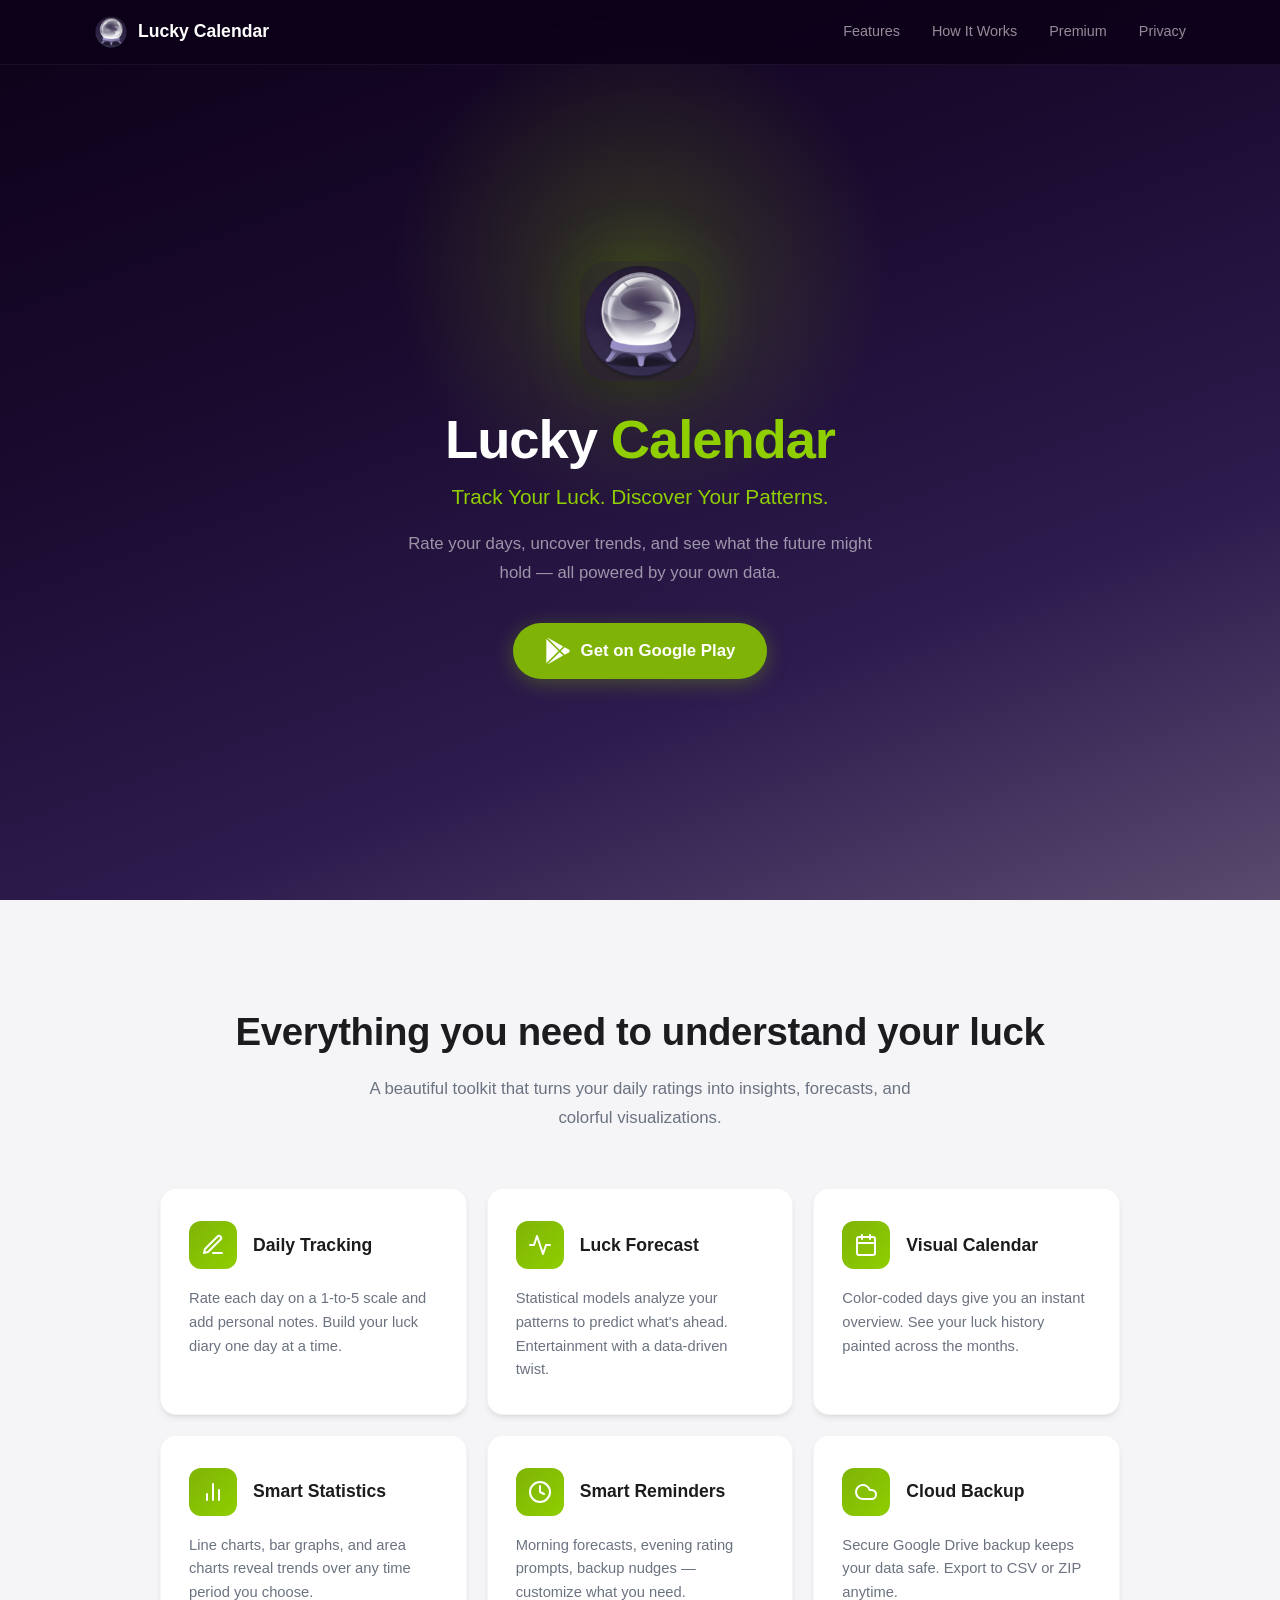
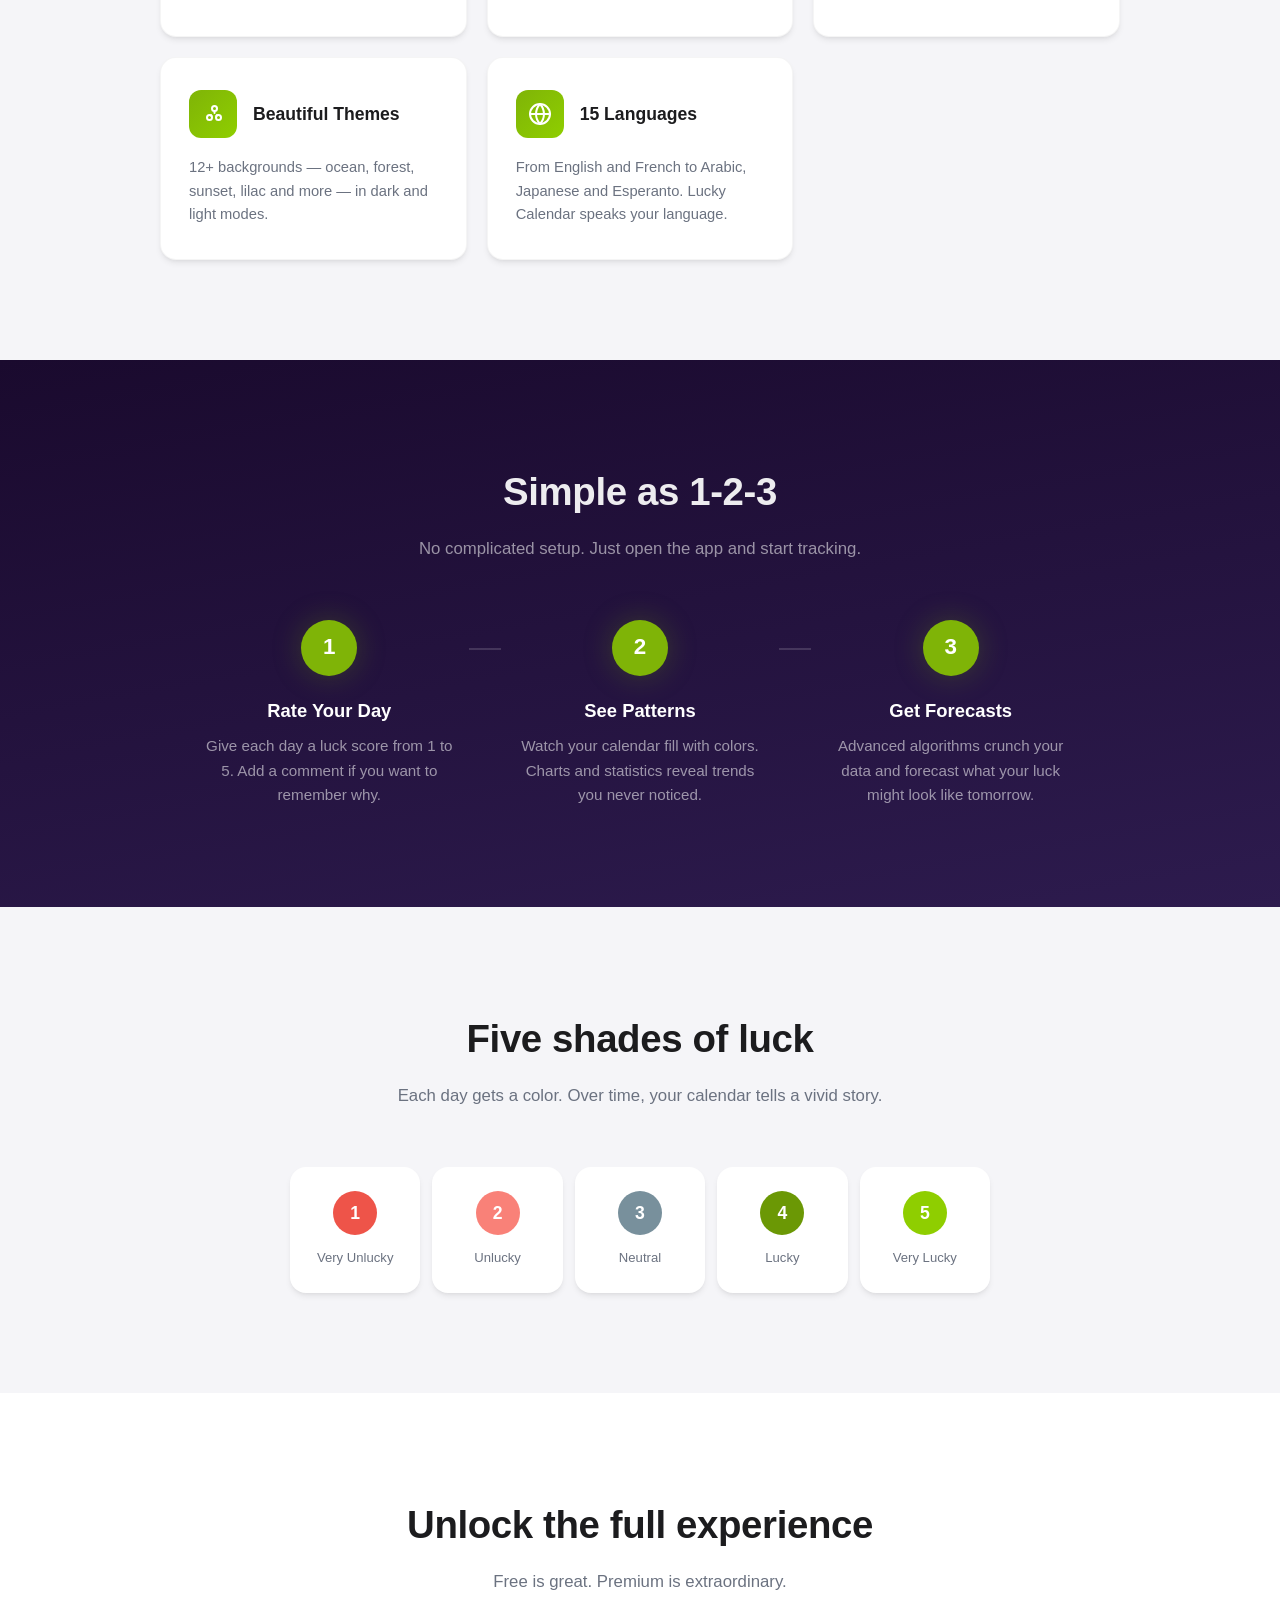
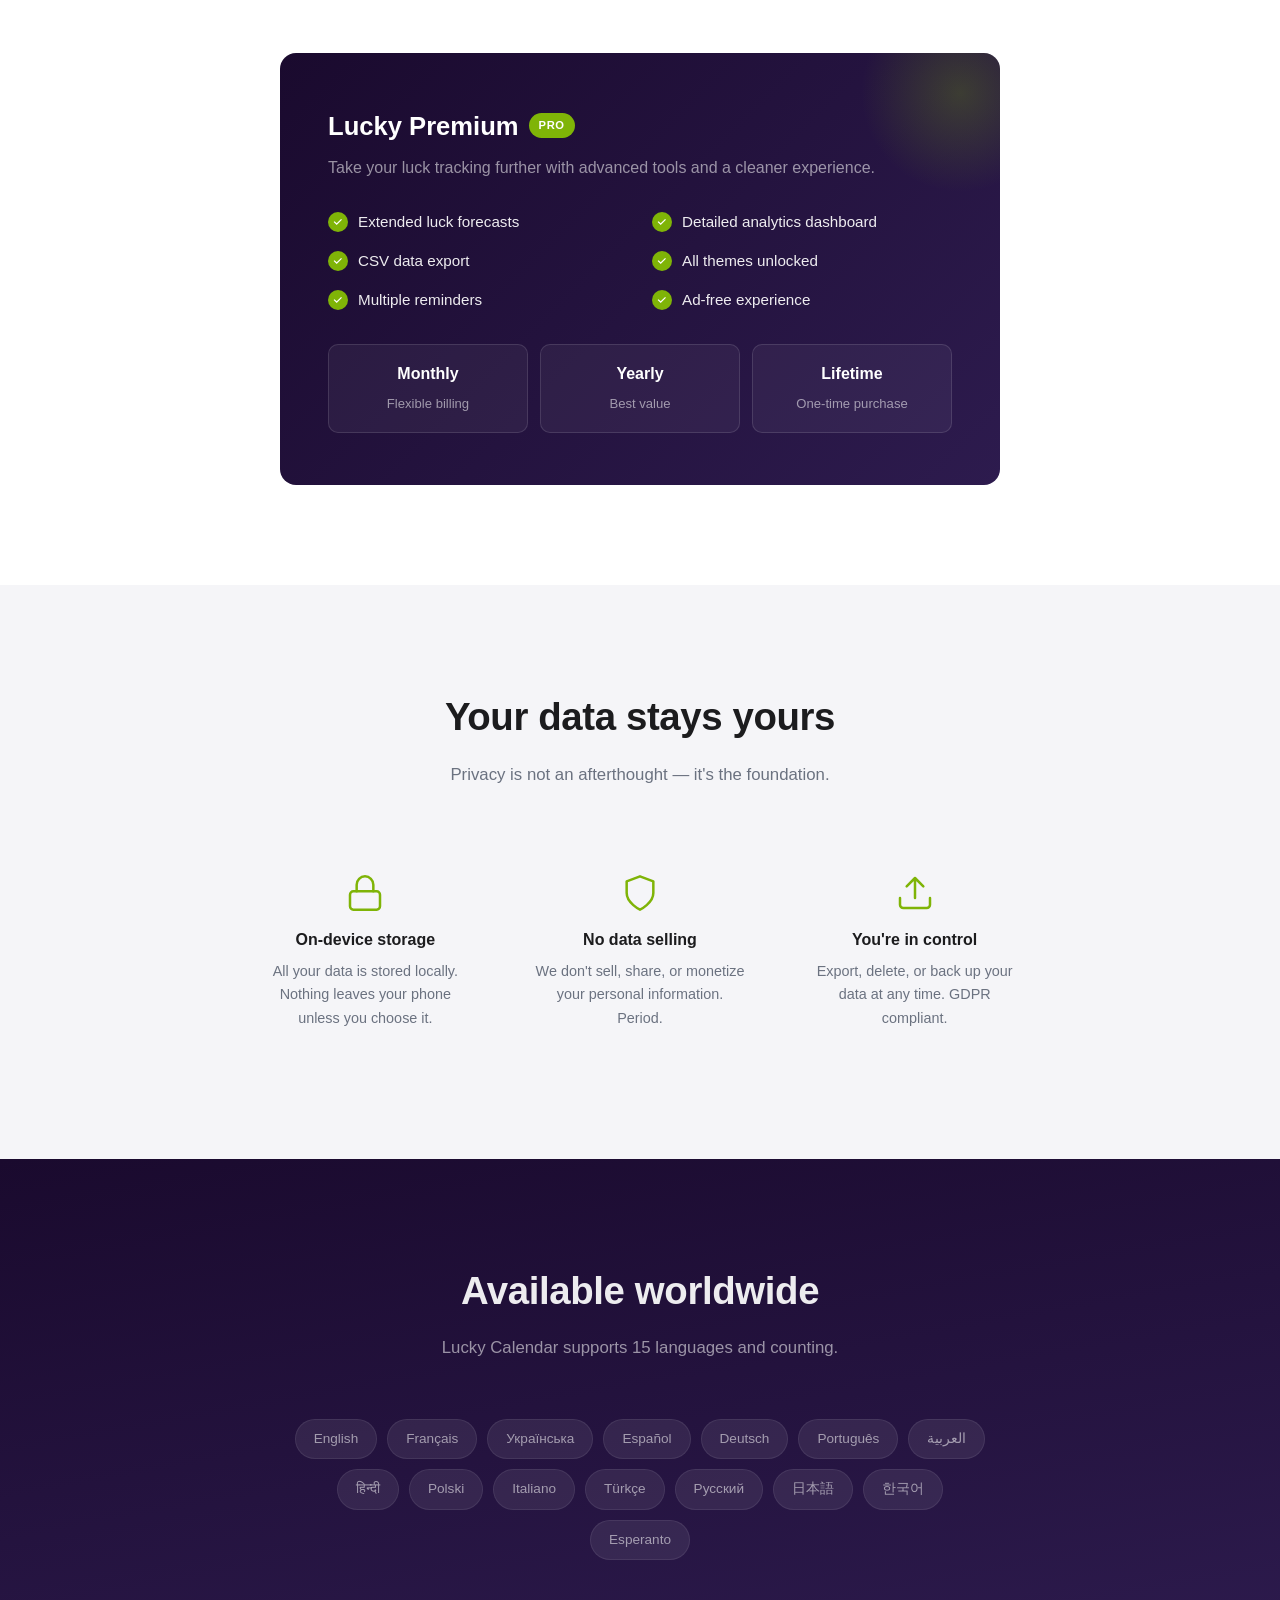
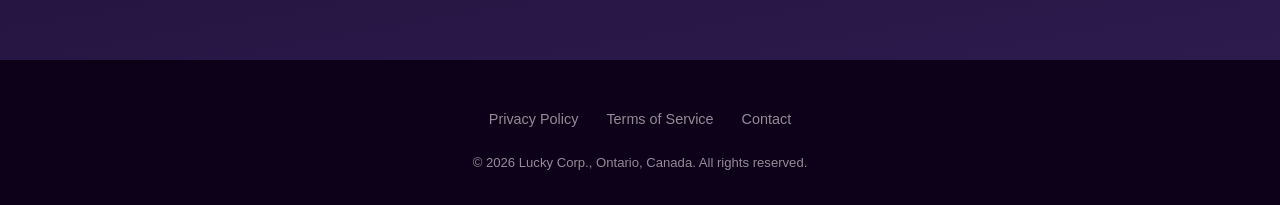
<file: index.html>
<!DOCTYPE html>
<html lang="en">
<head>
    <meta charset="UTF-8">
    <meta name="viewport" content="width=device-width, initial-scale=1.0">
    <title>Lucky Calendar — Track Your Luck</title>
    <meta name="description" content="Rate your days, discover patterns, and get luck forecasts powered by your own data. Free for Android.">
    <meta property="og:title" content="Lucky Calendar — Track Your Luck">
    <meta property="og:description" content="Rate your days, discover patterns, and get luck forecasts powered by your own data.">
    <meta property="og:type" content="website">
    <meta name="theme-color" content="#1A0A2E">
    <link rel="icon" href="img/favicon.webp" type="image/webp">
    <link rel="stylesheet" href="style.css">
</head>
<body>

<!-- Nav -->
<nav class="nav">
    <div class="container">
        <a href="#" class="nav-brand">
            <img src="img/logo.webp" alt="Lucky Calendar" width="34" height="34">
            Lucky Calendar
        </a>
        <div class="nav-links" id="navLinks">
            <a href="#features">Features</a>
            <a href="#how-it-works">How It Works</a>
            <a href="#premium">Premium</a>
            <a href="#privacy">Privacy</a>
        </div>
        <button class="nav-toggle" id="navToggle" aria-label="Menu">
            <span></span>
        </button>
    </div>
</nav>

<!-- Hero -->
<section class="hero">
    <div class="hero-content">
        <img src="img/logo.webp" alt="Lucky Calendar" class="hero-logo" width="120" height="120">
        <h1>Lucky <span>Calendar</span></h1>
        <p class="hero-tagline">Track Your Luck. Discover Your Patterns.</p>
        <p class="hero-sub">Rate your days, uncover trends, and see what the future might hold&nbsp;&mdash; all powered by your own data.</p>
        <a href="https://play.google.com/store/apps/details?id=io.lucky.calendar" class="hero-cta">
            <!-- Значок Google Play — из Simple Icons (simpleicons.org, CC0). Прежний контур был
                 нарисован криво: тонкие обрывки линий не читались ни белым, ни чёрным. -->
            <svg viewBox="0 0 24 24" fill="currentColor"><path d="M22.018 13.298l-3.919 2.218-3.515-3.493 3.543-3.521 3.891 2.202a1.49 1.49 0 0 1 0 2.594zM1.337.924a1.486 1.486 0 0 0-.112.568v21.017c0 .217.045.419.124.6l11.155-11.087L1.337.924zm12.207 10.065l3.258-3.238L3.45.195a1.466 1.466 0 0 0-.946-.179l11.04 10.973zm0 2.067l-11 10.933c.298.036.612-.016.906-.183l13.324-7.54-3.23-3.21z"/></svg>
            Get on Google Play
        </a>
    </div>
</section>

<!-- Features -->
<section class="section section-light" id="features">
    <div class="container">
        <h2 class="section-title">Everything you need to understand your luck</h2>
        <p class="section-subtitle">A beautiful toolkit that turns your daily ratings into insights, forecasts, and colorful visualizations.</p>
        <div class="features-grid">
            <div class="feature-card">
                <div class="feature-icon">
                    <svg viewBox="0 0 24 24"><path d="M12 20h9M16.5 3.5a2.12 2.12 0 0 1 3 3L7 19l-4 1 1-4Z"/></svg>
                </div>
                <h3>Daily Tracking</h3>
                <p>Rate each day on a 1-to-5 scale and add personal notes. Build your luck diary one day at a time.</p>
            </div>
            <div class="feature-card">
                <div class="feature-icon">
                    <svg viewBox="0 0 24 24"><path d="M22 12h-4l-3 9L9 3l-3 9H2"/></svg>
                </div>
                <h3>Luck Forecast</h3>
                <p>Statistical models analyze your patterns to predict what's ahead. Entertainment with a data-driven twist.</p>
            </div>
            <div class="feature-card">
                <div class="feature-icon">
                    <svg viewBox="0 0 24 24"><rect x="3" y="4" width="18" height="18" rx="2"/><path d="M16 2v4M8 2v4M3 10h18"/></svg>
                </div>
                <h3>Visual Calendar</h3>
                <p>Color-coded days give you an instant overview. See your luck history painted across the months.</p>
            </div>
            <div class="feature-card">
                <div class="feature-icon">
                    <svg viewBox="0 0 24 24"><path d="M18 20V10M12 20V4M6 20v-6"/></svg>
                </div>
                <h3>Smart Statistics</h3>
                <p>Line charts, bar graphs, and area charts reveal trends over any time period you choose.</p>
            </div>
            <div class="feature-card">
                <div class="feature-icon">
                    <svg viewBox="0 0 24 24"><path d="M12 22c5.523 0 10-4.477 10-10S17.523 2 12 2 2 6.477 2 12s4.477 10 10 10z"/><path d="M12 6v6l4 2"/></svg>
                </div>
                <h3>Smart Reminders</h3>
                <p>Morning forecasts, evening rating prompts, backup nudges — customize what you need.</p>
            </div>
            <div class="feature-card">
                <div class="feature-icon">
                    <svg viewBox="0 0 24 24"><path d="M17.5 19H9a7 7 0 1 1 6.71-9h1.79a4.5 4.5 0 1 1 0 9Z"/></svg>
                </div>
                <h3>Cloud Backup</h3>
                <p>Secure Google Drive backup keeps your data safe. Export to CSV or ZIP anytime.</p>
            </div>
            <div class="feature-card">
                <div class="feature-icon">
                    <svg viewBox="0 0 24 24"><circle cx="13.5" cy="6.5" r="2.5"/><circle cx="17.5" cy="15.5" r="2.5"/><circle cx="8.5" cy="15.5" r="2.5"/><path d="M13.5 9v2M15.4 14 16 13M10.6 14l-.6-1"/></svg>
                </div>
                <h3>Beautiful Themes</h3>
                <p>12+ backgrounds — ocean, forest, sunset, lilac and more — in dark and light modes.</p>
            </div>
            <div class="feature-card">
                <div class="feature-icon">
                    <svg viewBox="0 0 24 24"><path d="M12 2a15.3 15.3 0 0 1 4 10 15.3 15.3 0 0 1-4 10 15.3 15.3 0 0 1-4-10 15.3 15.3 0 0 1 4-10z"/><circle cx="12" cy="12" r="10"/><path d="M2 12h20"/></svg>
                </div>
                <h3>15 Languages</h3>
                <p>From English and French to Arabic, Japanese and Esperanto. Lucky Calendar speaks your language.</p>
            </div>
        </div>
    </div>
</section>

<!-- How it works -->
<section class="section section-dark" id="how-it-works">
    <div class="container">
        <h2 class="section-title">Simple as 1-2-3</h2>
        <p class="section-subtitle">No complicated setup. Just open the app and start tracking.</p>
        <div class="steps">
            <div class="step">
                <div class="step-num">1</div>
                <h3>Rate Your Day</h3>
                <p>Give each day a luck score from 1 to 5. Add a comment if you want to remember why.</p>
            </div>
            <div class="step">
                <div class="step-num">2</div>
                <h3>See Patterns</h3>
                <p>Watch your calendar fill with colors. Charts and statistics reveal trends you never noticed.</p>
            </div>
            <div class="step">
                <div class="step-num">3</div>
                <h3>Get Forecasts</h3>
                <p>Advanced algorithms crunch your data and forecast what your luck might look like tomorrow.</p>
            </div>
        </div>
    </div>
</section>

<!-- Luck scale -->
<section class="section section-light" id="luck-scale">
    <div class="container">
        <h2 class="section-title">Five shades of luck</h2>
        <p class="section-subtitle">Each day gets a color. Over time, your calendar tells a vivid story.</p>
        <div class="luck-scale">
            <div class="luck-item">
                <div class="luck-dot">1</div>
                <div class="luck-label">Very Unlucky</div>
            </div>
            <div class="luck-item">
                <div class="luck-dot">2</div>
                <div class="luck-label">Unlucky</div>
            </div>
            <div class="luck-item">
                <div class="luck-dot">3</div>
                <div class="luck-label">Neutral</div>
            </div>
            <div class="luck-item">
                <div class="luck-dot">4</div>
                <div class="luck-label">Lucky</div>
            </div>
            <div class="luck-item">
                <div class="luck-dot">5</div>
                <div class="luck-label">Very Lucky</div>
            </div>
        </div>
    </div>
</section>

<!-- Premium -->
<section class="section section-white" id="premium">
    <div class="container">
        <h2 class="section-title">Unlock the full experience</h2>
        <p class="section-subtitle">Free is great. Premium is extraordinary.</p>
        <div class="premium-card">
            <h3>Lucky Premium <span class="premium-badge">Pro</span></h3>
            <p>Take your luck tracking further with advanced tools and a cleaner experience.</p>
            <ul class="premium-list">
                <li>Extended luck forecasts</li>
                <li>Detailed analytics dashboard</li>
                <li>CSV data export</li>
                <li>All themes unlocked</li>
                <li>Multiple reminders</li>
                <li>Ad-free experience</li>
            </ul>
            <div class="premium-plans">
                <div class="premium-plan">
                    <strong>Monthly</strong>
                    <span>Flexible billing</span>
                </div>
                <div class="premium-plan">
                    <strong>Yearly</strong>
                    <span>Best value</span>
                </div>
                <div class="premium-plan">
                    <strong>Lifetime</strong>
                    <span>One-time purchase</span>
                </div>
            </div>
        </div>
    </div>
</section>

<!-- Privacy -->
<section class="section section-light" id="privacy">
    <div class="container">
        <h2 class="section-title">Your data stays yours</h2>
        <p class="section-subtitle">Privacy is not an afterthought — it's the foundation.</p>
        <div class="privacy-highlights">
            <div class="privacy-item">
                <svg viewBox="0 0 24 24"><rect x="3" y="11" width="18" height="11" rx="2"/><path d="M7 11V7a5 5 0 0 1 10 0v4"/></svg>
                <h4>On-device storage</h4>
                <p>All your data is stored locally. Nothing leaves your phone unless you choose it.</p>
            </div>
            <div class="privacy-item">
                <svg viewBox="0 0 24 24"><path d="M12 22s8-4 8-10V5l-8-3-8 3v7c0 6 8 10 8 10z"/></svg>
                <h4>No data selling</h4>
                <p>We don't sell, share, or monetize your personal information. Period.</p>
            </div>
            <div class="privacy-item">
                <svg viewBox="0 0 24 24"><path d="M21 15v4a2 2 0 0 1-2 2H5a2 2 0 0 1-2-2v-4M17 8l-5-5-5 5M12 3v12"/></svg>
                <h4>You're in control</h4>
                <p>Export, delete, or back up your data at any time. GDPR compliant.</p>
            </div>
        </div>
    </div>
</section>

<!-- Languages -->
<section class="section section-dark">
    <div class="container">
        <h2 class="section-title">Available worldwide</h2>
        <p class="section-subtitle">Lucky Calendar supports 15 languages and counting.</p>
        <div class="lang-bar">
            <span class="lang-tag">English</span>
            <span class="lang-tag">Français</span>
            <span class="lang-tag">Українська</span>
            <span class="lang-tag">Español</span>
            <span class="lang-tag">Deutsch</span>
            <span class="lang-tag">Português</span>
            <span class="lang-tag">العربية</span>
            <span class="lang-tag">हिन्दी</span>
            <span class="lang-tag">Polski</span>
            <span class="lang-tag">Italiano</span>
            <span class="lang-tag">Türkçe</span>
            <span class="lang-tag">Русский</span>
            <span class="lang-tag">日本語</span>
            <span class="lang-tag">한국어</span>
            <span class="lang-tag">Esperanto</span>
        </div>
    </div>
</section>

<!-- Footer -->
<footer class="footer">
    <div class="container">
        <div class="footer-links">
            <a href="privacy.html">Privacy Policy</a>
            <a href="terms.html">Terms of Service</a>
            <a href="mailto:lucky_calendar+support@pm.me">Contact</a>
        </div>
        <p class="footer-copy">&copy; 2026 Lucky Corp., Ontario, Canada. All rights reserved.</p>
    </div>
</footer>

<script>
document.getElementById('navToggle').addEventListener('click', function() {
    document.getElementById('navLinks').classList.toggle('open');
});
document.querySelectorAll('.nav-links a').forEach(function(a) {
    a.addEventListener('click', function() {
        document.getElementById('navLinks').classList.remove('open');
    });
});
</script>
</body>
</html>
</file>
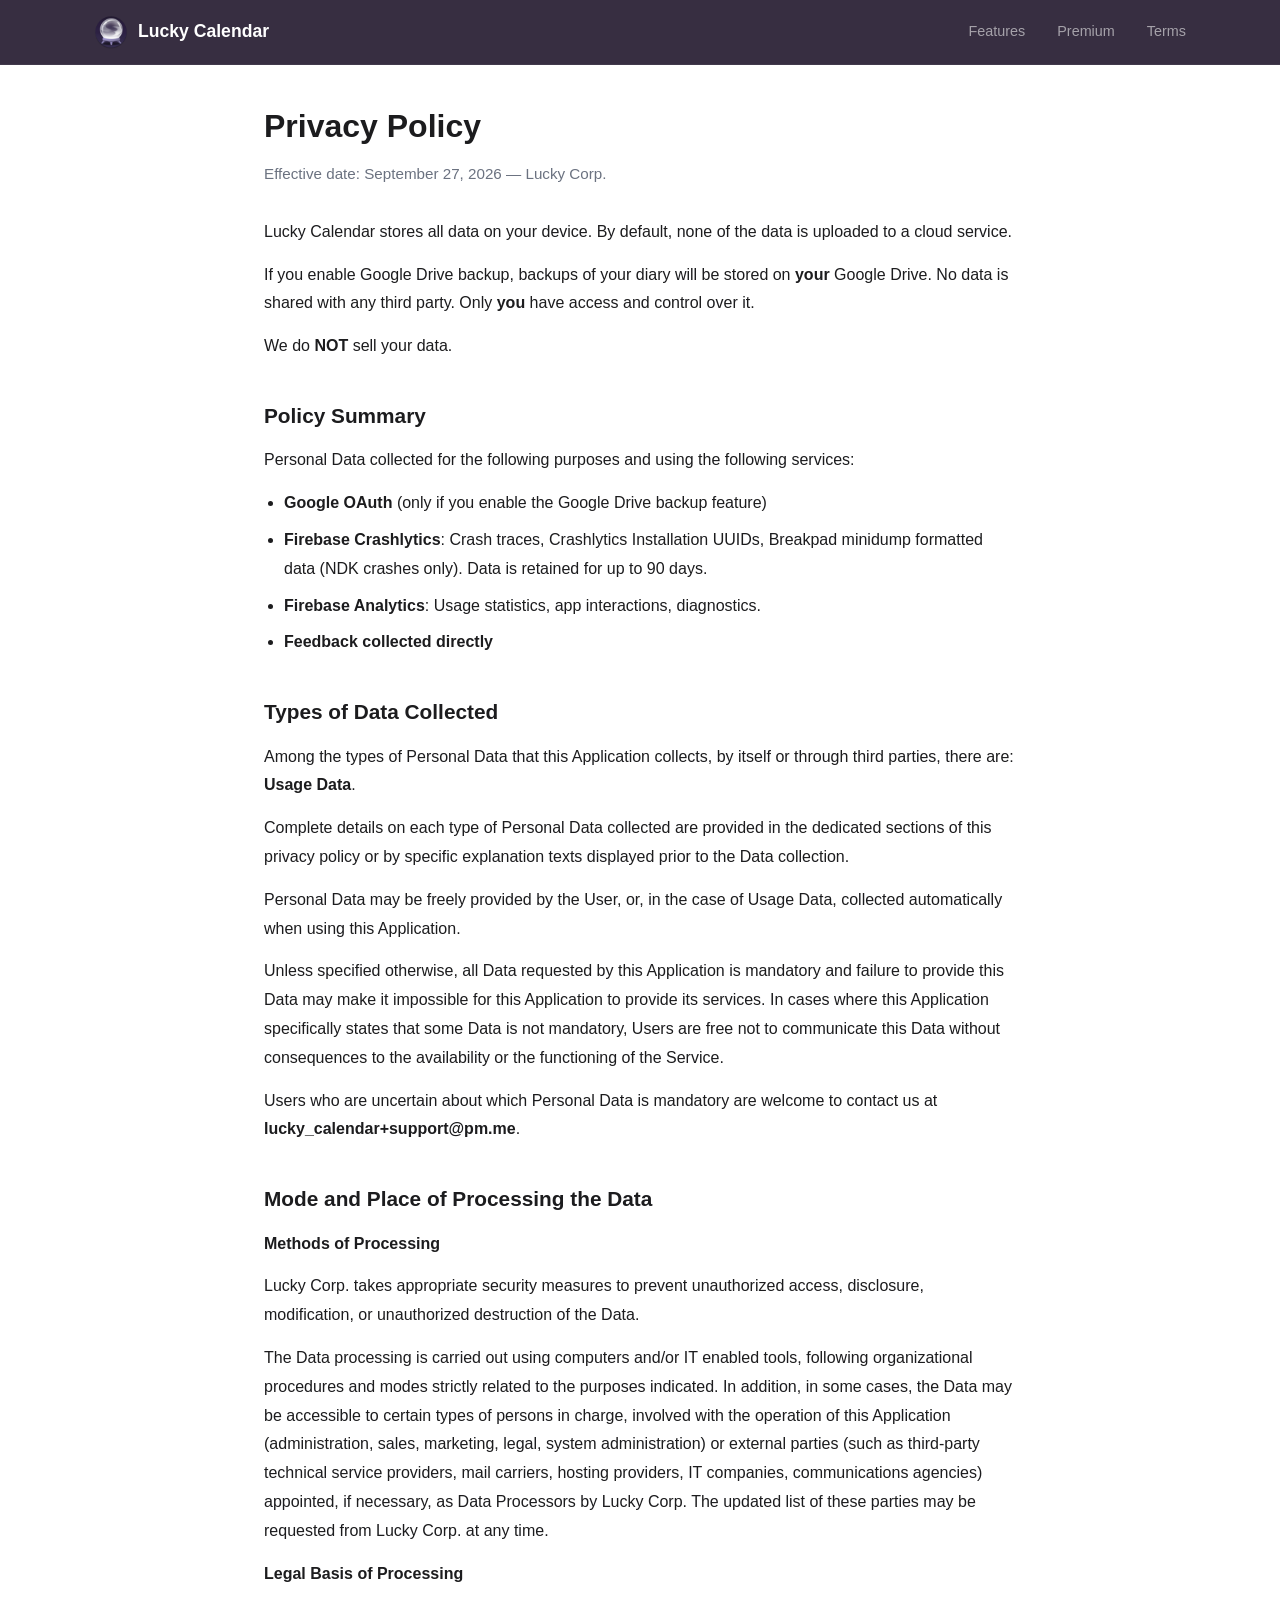
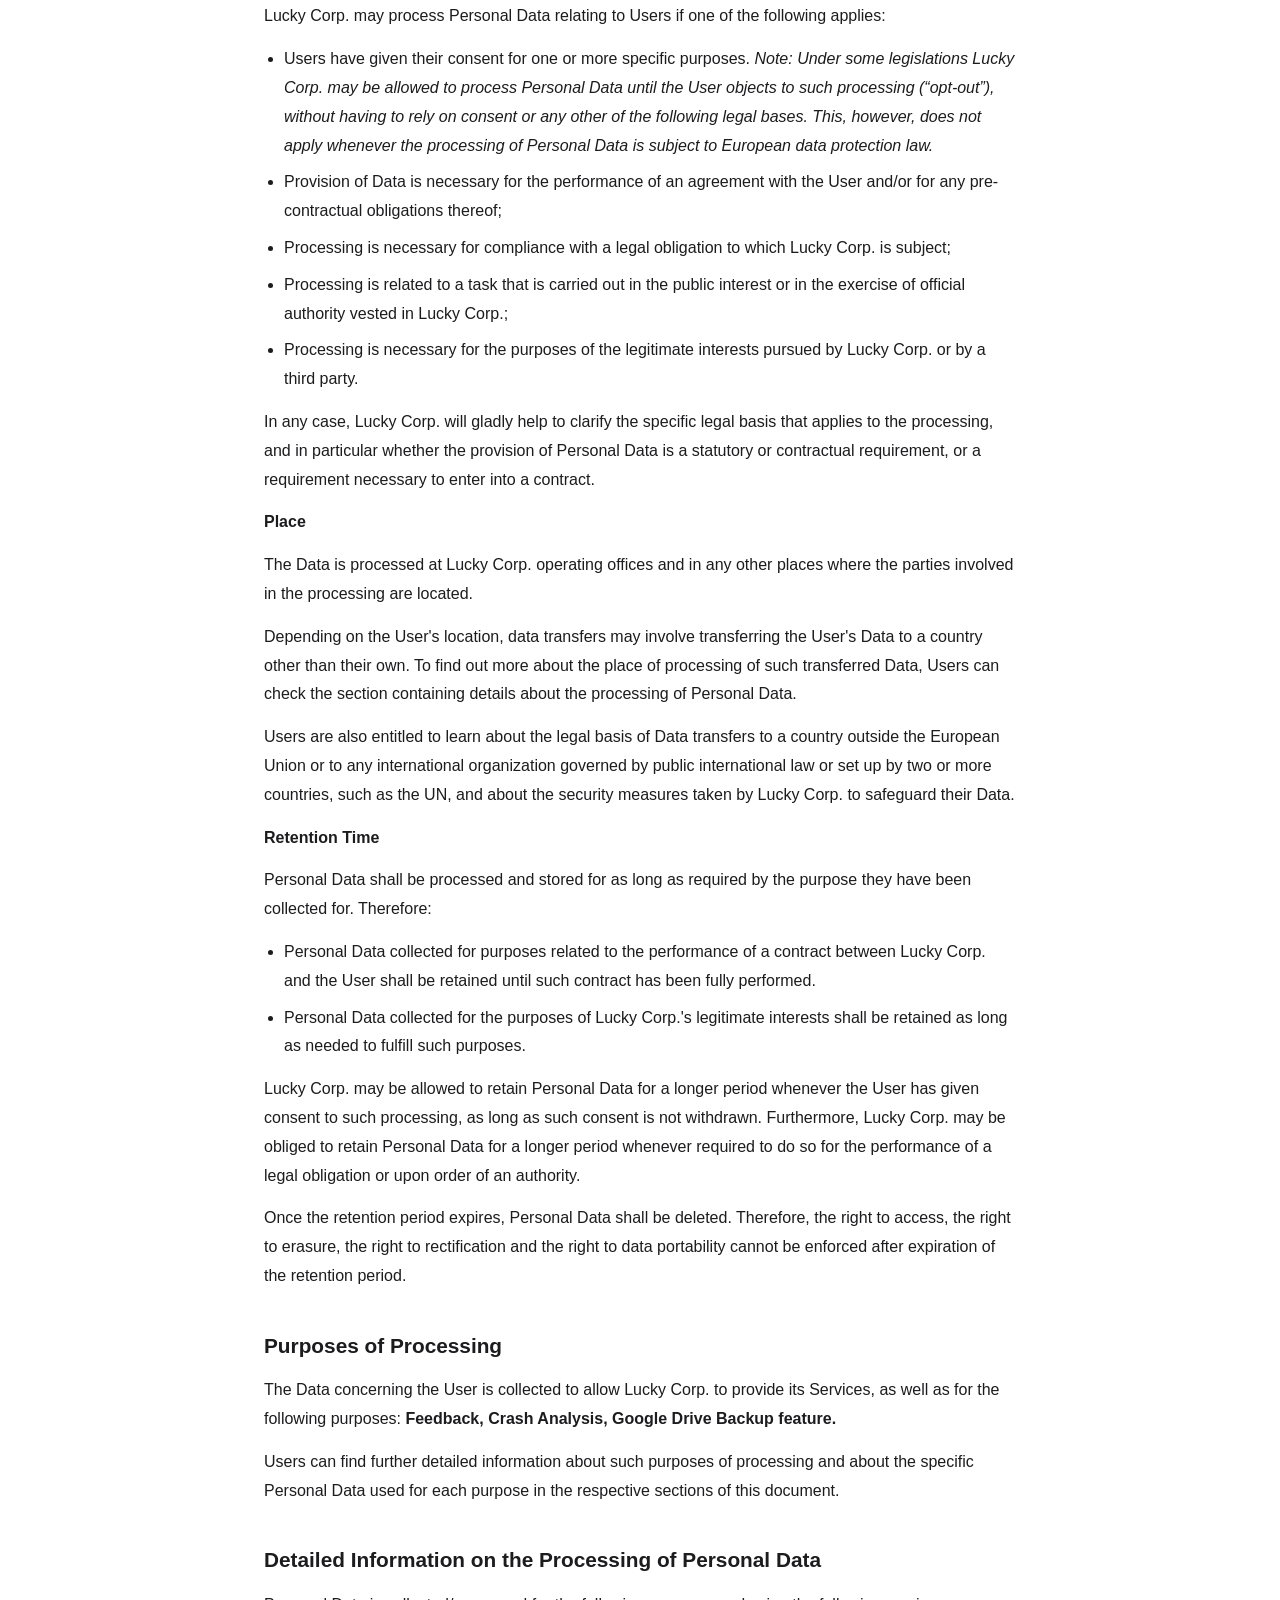
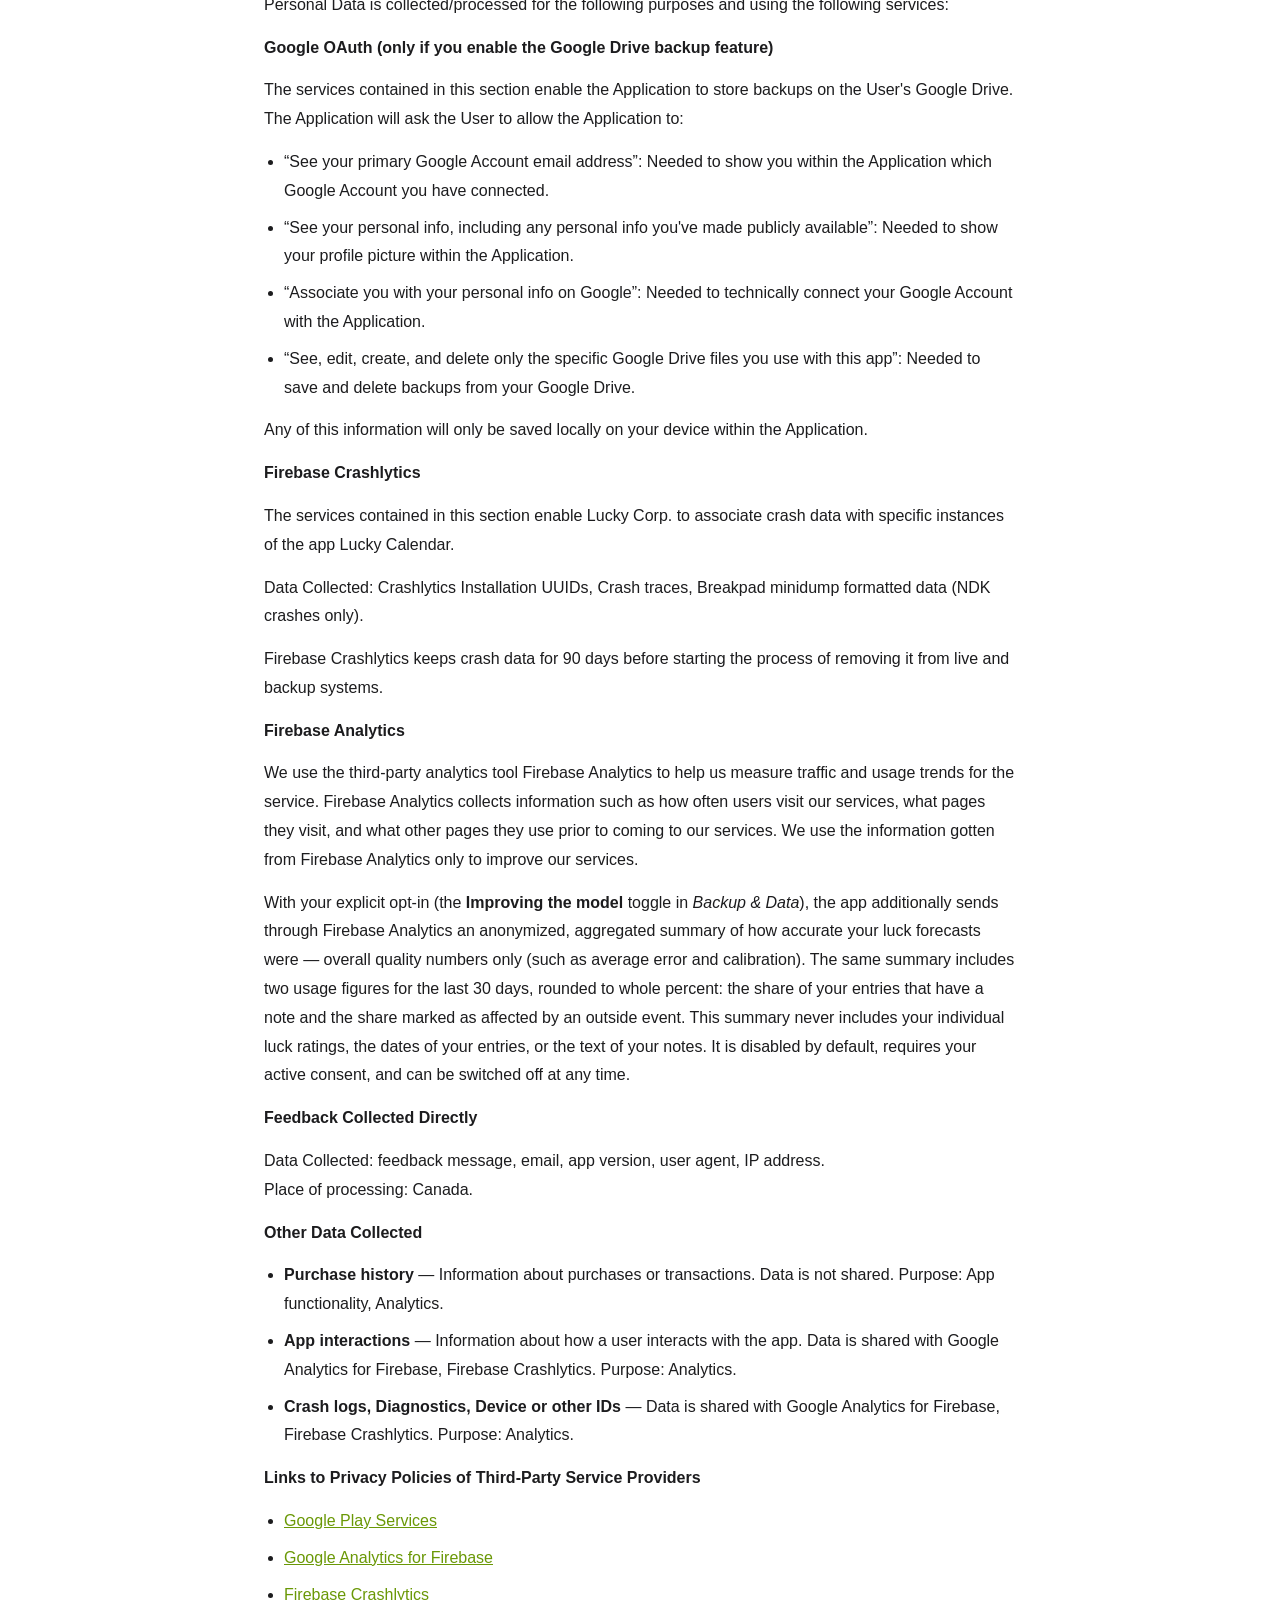
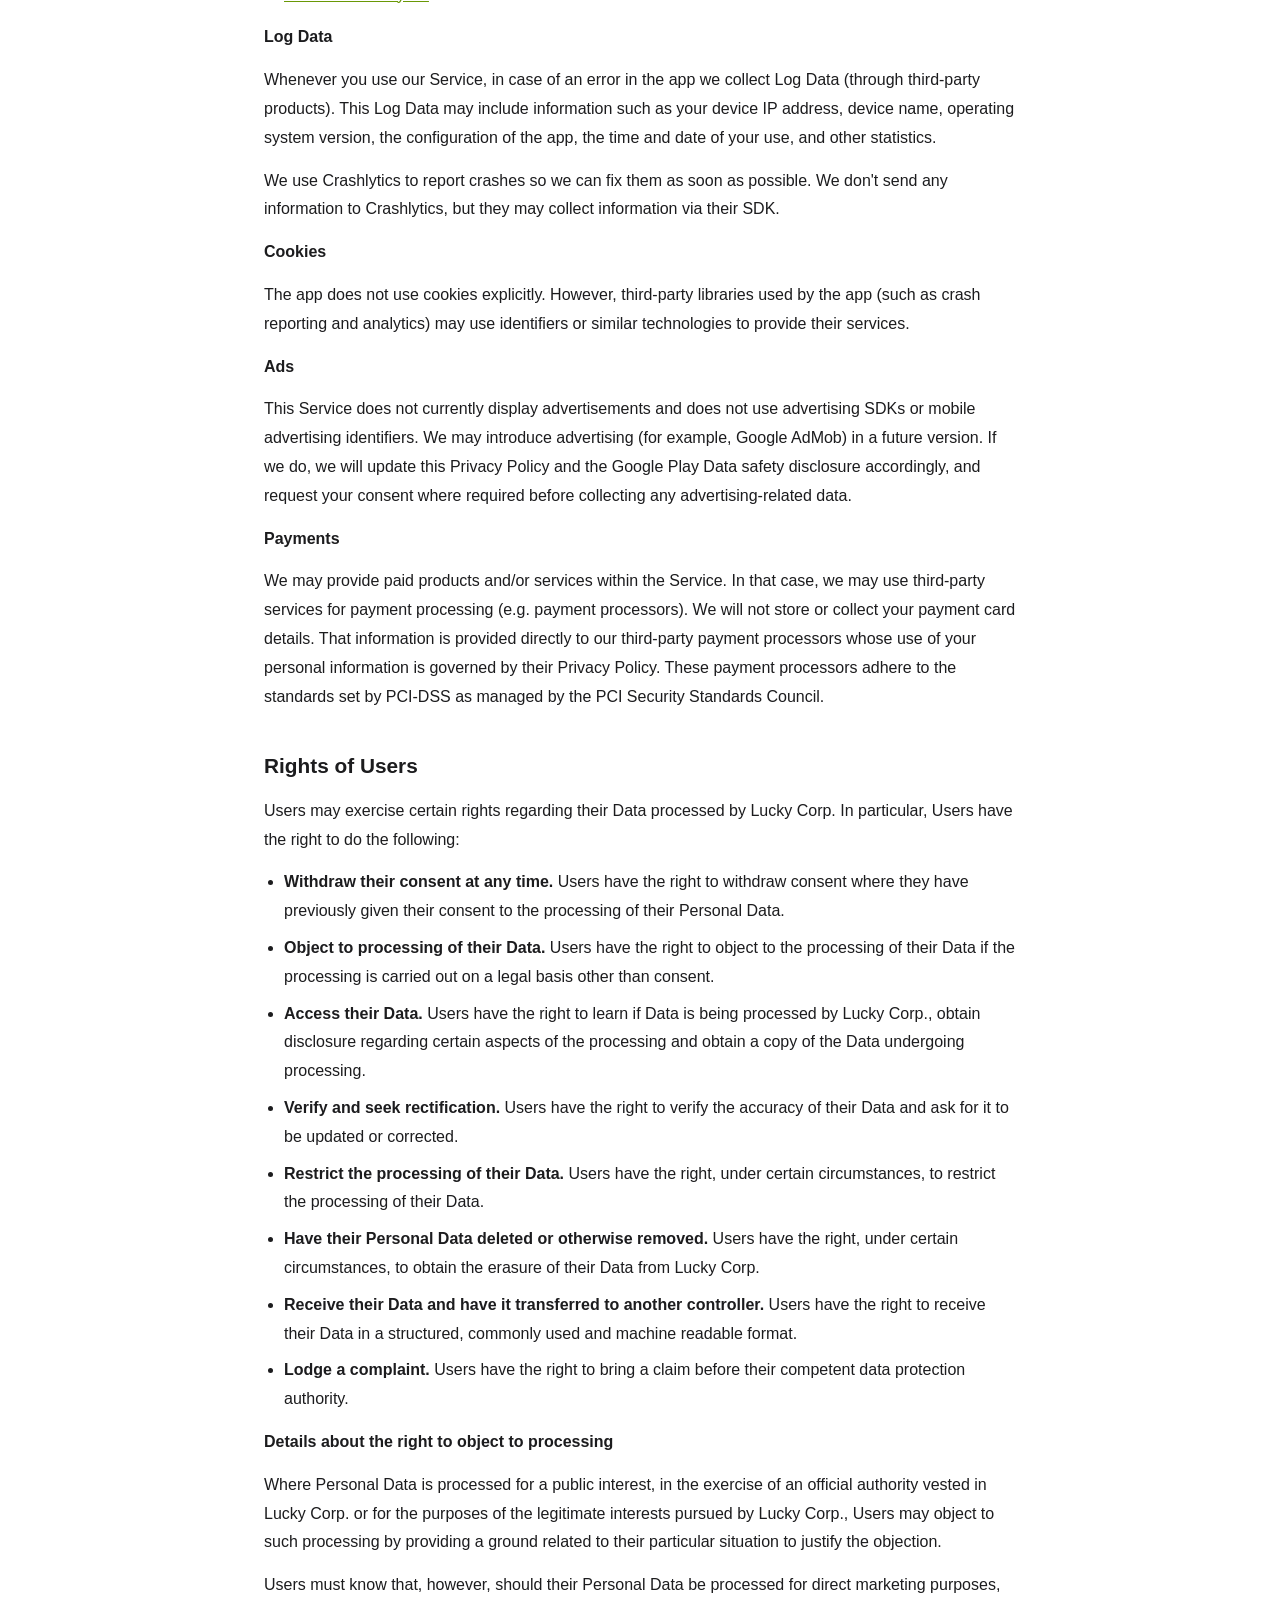
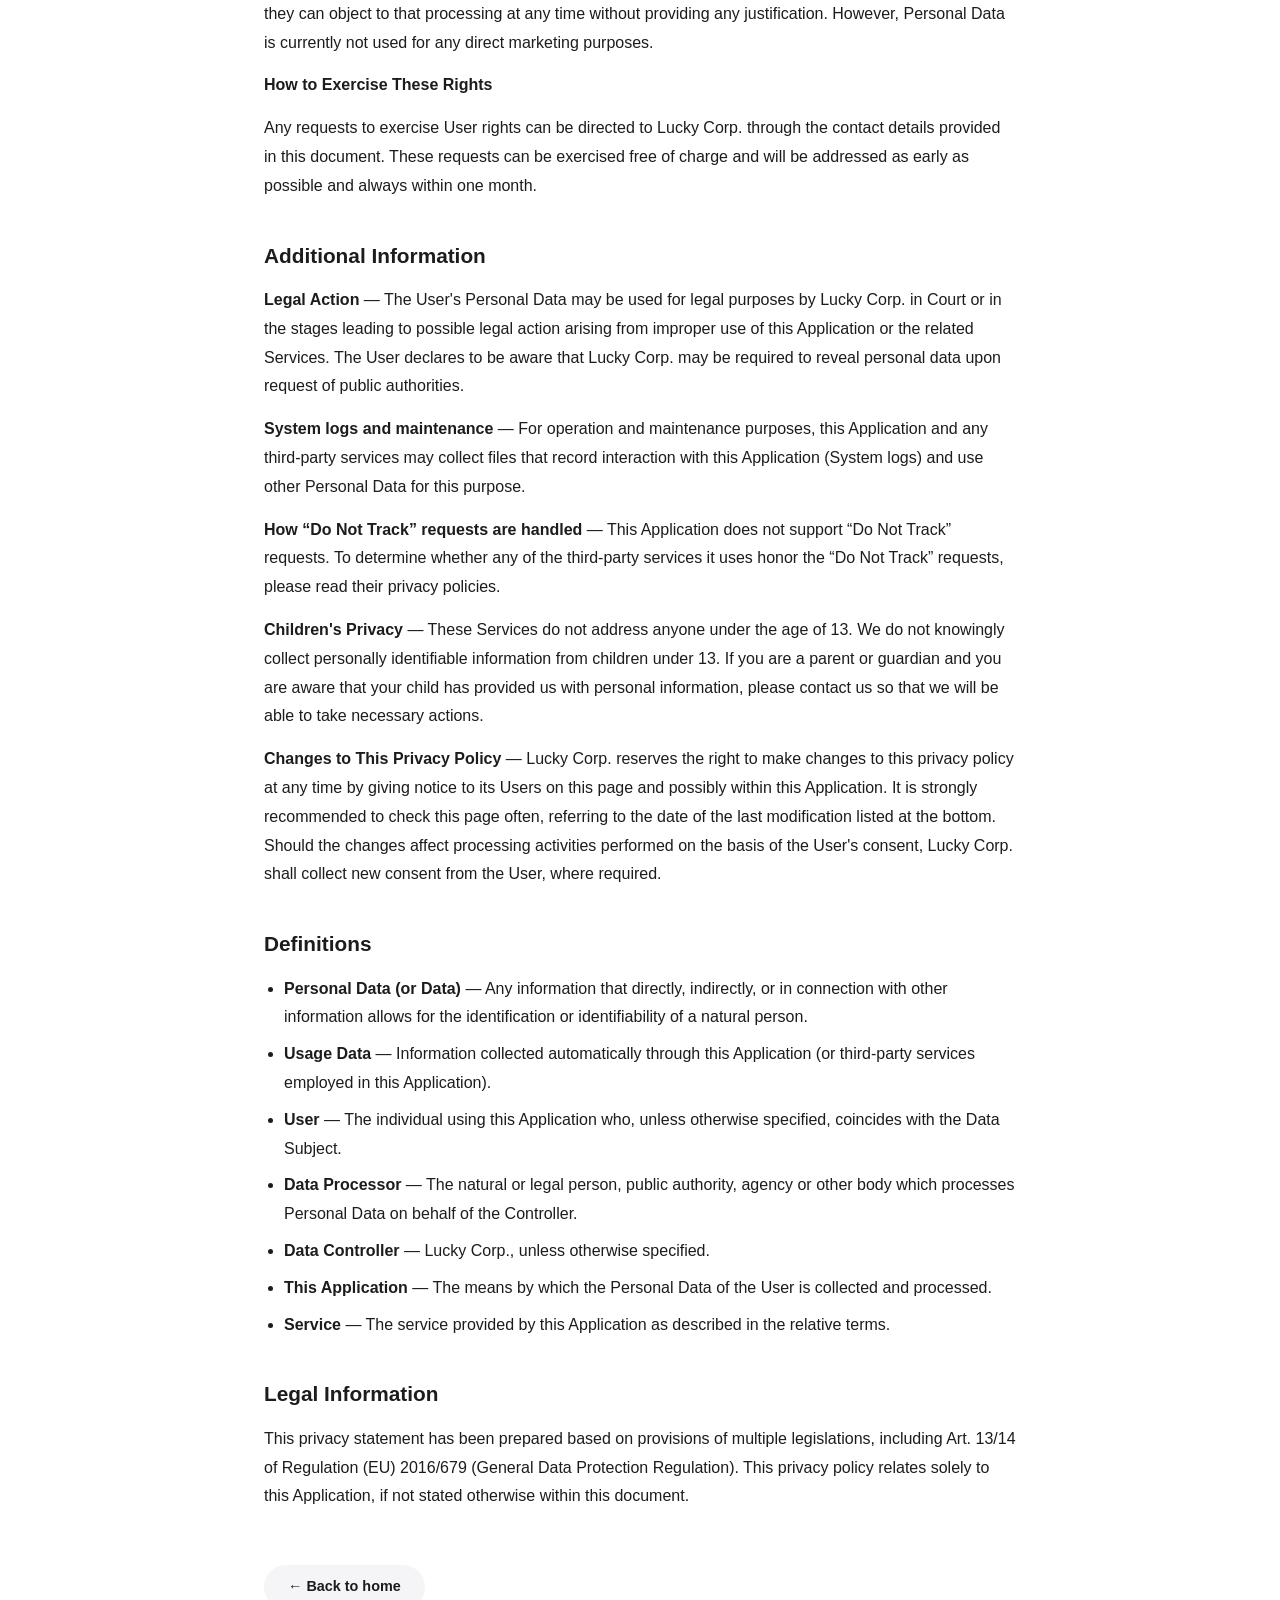
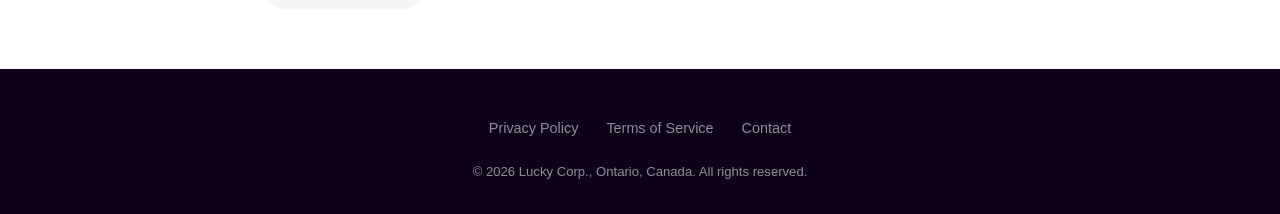
<file: privacy.html>
<!DOCTYPE html>
<html lang="en">
<head>
    <meta charset="UTF-8">
    <meta name="viewport" content="width=device-width, initial-scale=1.0">
    <title>Privacy Policy — Lucky Calendar</title>
    <meta name="description" content="Privacy Policy for Lucky Calendar app.">
    <meta name="theme-color" content="#1A0A2E">
    <link rel="icon" href="img/favicon.webp" type="image/webp">
    <link rel="stylesheet" href="style.css">
</head>
<body>

<nav class="nav">
    <div class="container">
        <a href="index.html" class="nav-brand">
            <img src="img/logo.webp" alt="Lucky Calendar" width="34" height="34">
            Lucky Calendar
        </a>
        <div class="nav-links">
            <a href="index.html#features">Features</a>
            <a href="index.html#premium">Premium</a>
            <a href="terms.html">Terms</a>
        </div>
        <button class="nav-toggle" id="navToggle" aria-label="Menu"><span></span></button>
    </div>
</nav>

<main class="legal-page">
    <h1>Privacy Policy</h1>
    <p class="effective">Effective date: September 27, 2026 &mdash; Lucky Corp.</p>

    <div class="legal-content">
        <p>Lucky Calendar stores all data on your device. By default, none of the data is uploaded to a cloud service.</p>

        <p>If you enable Google Drive backup, backups of your diary will be stored on <strong>your</strong> Google Drive. No data is shared with any third party. Only <strong>you</strong> have access and control over it.</p>

        <p>We do <strong>NOT</strong> sell your data.</p>

        <h2>Policy Summary</h2>

        <p>Personal Data collected for the following purposes and using the following services:</p>
        <ul>
            <li><strong>Google OAuth</strong> (only if you enable the Google Drive backup feature)</li>
            <li><strong>Firebase Crashlytics</strong>: Crash traces, Crashlytics Installation UUIDs, Breakpad minidump formatted data (NDK crashes only). Data is retained for up to 90 days.</li>
            <li><strong>Firebase Analytics</strong>: Usage statistics, app interactions, diagnostics.</li>
            <li><strong>Feedback collected directly</strong></li>
        </ul>

        <h2>Types of Data Collected</h2>

        <p>Among the types of Personal Data that this Application collects, by itself or through third parties, there are: <strong>Usage Data</strong>.</p>

        <p>Complete details on each type of Personal Data collected are provided in the dedicated sections of this privacy policy or by specific explanation texts displayed prior to the Data collection.</p>

        <p>Personal Data may be freely provided by the User, or, in the case of Usage Data, collected automatically when using this Application.</p>

        <p>Unless specified otherwise, all Data requested by this Application is mandatory and failure to provide this Data may make it impossible for this Application to provide its services. In cases where this Application specifically states that some Data is not mandatory, Users are free not to communicate this Data without consequences to the availability or the functioning of the Service.</p>

        <p>Users who are uncertain about which Personal Data is mandatory are welcome to contact us at <strong>lucky_calendar+support@pm.me</strong>.</p>

        <h2>Mode and Place of Processing the Data</h2>

        <p><strong>Methods of Processing</strong></p>

        <p>Lucky Corp. takes appropriate security measures to prevent unauthorized access, disclosure, modification, or unauthorized destruction of the Data.</p>

        <p>The Data processing is carried out using computers and/or IT enabled tools, following organizational procedures and modes strictly related to the purposes indicated. In addition, in some cases, the Data may be accessible to certain types of persons in charge, involved with the operation of this Application (administration, sales, marketing, legal, system administration) or external parties (such as third-party technical service providers, mail carriers, hosting providers, IT companies, communications agencies) appointed, if necessary, as Data Processors by Lucky Corp. The updated list of these parties may be requested from Lucky Corp. at any time.</p>

        <p><strong>Legal Basis of Processing</strong></p>

        <p>Lucky Corp. may process Personal Data relating to Users if one of the following applies:</p>
        <ul>
            <li>Users have given their consent for one or more specific purposes. <em>Note: Under some legislations Lucky Corp. may be allowed to process Personal Data until the User objects to such processing (&ldquo;opt-out&rdquo;), without having to rely on consent or any other of the following legal bases. This, however, does not apply whenever the processing of Personal Data is subject to European data protection law.</em></li>
            <li>Provision of Data is necessary for the performance of an agreement with the User and/or for any pre-contractual obligations thereof;</li>
            <li>Processing is necessary for compliance with a legal obligation to which Lucky Corp. is subject;</li>
            <li>Processing is related to a task that is carried out in the public interest or in the exercise of official authority vested in Lucky Corp.;</li>
            <li>Processing is necessary for the purposes of the legitimate interests pursued by Lucky Corp. or by a third party.</li>
        </ul>

        <p>In any case, Lucky Corp. will gladly help to clarify the specific legal basis that applies to the processing, and in particular whether the provision of Personal Data is a statutory or contractual requirement, or a requirement necessary to enter into a contract.</p>

        <p><strong>Place</strong></p>

        <p>The Data is processed at Lucky Corp. operating offices and in any other places where the parties involved in the processing are located.</p>

        <p>Depending on the User's location, data transfers may involve transferring the User's Data to a country other than their own. To find out more about the place of processing of such transferred Data, Users can check the section containing details about the processing of Personal Data.</p>

        <p>Users are also entitled to learn about the legal basis of Data transfers to a country outside the European Union or to any international organization governed by public international law or set up by two or more countries, such as the UN, and about the security measures taken by Lucky Corp. to safeguard their Data.</p>

        <p><strong>Retention Time</strong></p>

        <p>Personal Data shall be processed and stored for as long as required by the purpose they have been collected for. Therefore:</p>
        <ul>
            <li>Personal Data collected for purposes related to the performance of a contract between Lucky Corp. and the User shall be retained until such contract has been fully performed.</li>
            <li>Personal Data collected for the purposes of Lucky Corp.'s legitimate interests shall be retained as long as needed to fulfill such purposes.</li>
        </ul>

        <p>Lucky Corp. may be allowed to retain Personal Data for a longer period whenever the User has given consent to such processing, as long as such consent is not withdrawn. Furthermore, Lucky Corp. may be obliged to retain Personal Data for a longer period whenever required to do so for the performance of a legal obligation or upon order of an authority.</p>

        <p>Once the retention period expires, Personal Data shall be deleted. Therefore, the right to access, the right to erasure, the right to rectification and the right to data portability cannot be enforced after expiration of the retention period.</p>

        <h2>Purposes of Processing</h2>

        <p>The Data concerning the User is collected to allow Lucky Corp. to provide its Services, as well as for the following purposes: <strong>Feedback, Crash Analysis, Google Drive Backup feature.</strong></p>

        <p>Users can find further detailed information about such purposes of processing and about the specific Personal Data used for each purpose in the respective sections of this document.</p>

        <h2>Detailed Information on the Processing of Personal Data</h2>

        <p>Personal Data is collected/processed for the following purposes and using the following services:</p>

        <p><strong>Google OAuth (only if you enable the Google Drive backup feature)</strong></p>

        <p>The services contained in this section enable the Application to store backups on the User's Google Drive. The Application will ask the User to allow the Application to:</p>
        <ul>
            <li>&ldquo;See your primary Google Account email address&rdquo;: Needed to show you within the Application which Google Account you have connected.</li>
            <li>&ldquo;See your personal info, including any personal info you've made publicly available&rdquo;: Needed to show your profile picture within the Application.</li>
            <li>&ldquo;Associate you with your personal info on Google&rdquo;: Needed to technically connect your Google Account with the Application.</li>
            <li>&ldquo;See, edit, create, and delete only the specific Google Drive files you use with this app&rdquo;: Needed to save and delete backups from your Google Drive.</li>
        </ul>

        <p>Any of this information will only be saved locally on your device within the Application.</p>

        <p><strong>Firebase Crashlytics</strong></p>

        <p>The services contained in this section enable Lucky Corp. to associate crash data with specific instances of the app Lucky Calendar.</p>
        <p>Data Collected: Crashlytics Installation UUIDs, Crash traces, Breakpad minidump formatted data (NDK crashes only).</p>
        <p>Firebase Crashlytics keeps crash data for 90 days before starting the process of removing it from live and backup systems.</p>

        <p><strong>Firebase Analytics</strong></p>

        <p>We use the third-party analytics tool Firebase Analytics to help us measure traffic and usage trends for the service. Firebase Analytics collects information such as how often users visit our services, what pages they visit, and what other pages they use prior to coming to our services. We use the information gotten from Firebase Analytics only to improve our services.</p>

        <p>With your explicit opt-in (the <strong>Improving the model</strong> toggle in <em>Backup &amp; Data</em>), the app additionally sends through Firebase Analytics an anonymized, aggregated summary of how accurate your luck forecasts were &mdash; overall quality numbers only (such as average error and calibration). The same summary includes two usage figures for the last 30 days, rounded to whole percent: the share of your entries that have a note and the share marked as affected by an outside event. This summary never includes your individual luck ratings, the dates of your entries, or the text of your notes. It is disabled by default, requires your active consent, and can be switched off at any time.</p>

        <p><strong>Feedback Collected Directly</strong></p>
        <p>Data Collected: feedback message, email, app version, user agent, IP address.<br>Place of processing: Canada.</p>

        <p><strong>Other Data Collected</strong></p>
        <ul>
            <li><strong>Purchase history</strong> — Information about purchases or transactions. Data is not shared. Purpose: App functionality, Analytics.</li>
            <li><strong>App interactions</strong> — Information about how a user interacts with the app. Data is shared with Google Analytics for Firebase, Firebase Crashlytics. Purpose: Analytics.</li>
            <li><strong>Crash logs, Diagnostics, Device or other IDs</strong> — Data is shared with Google Analytics for Firebase, Firebase Crashlytics. Purpose: Analytics.</li>
        </ul>

        <p><strong>Links to Privacy Policies of Third-Party Service Providers</strong></p>
        <ul>
            <li><a href="https://www.google.com/policies/privacy/">Google Play Services</a></li>
            <li><a href="https://firebase.google.com/policies/analytics">Google Analytics for Firebase</a></li>
            <li><a href="https://firebase.google.com/support/privacy/">Firebase Crashlytics</a></li>
        </ul>

        <p><strong>Log Data</strong></p>
        <p>Whenever you use our Service, in case of an error in the app we collect Log Data (through third-party products). This Log Data may include information such as your device IP address, device name, operating system version, the configuration of the app, the time and date of your use, and other statistics.</p>
        <p>We use Crashlytics to report crashes so we can fix them as soon as possible. We don't send any information to Crashlytics, but they may collect information via their SDK.</p>

        <p><strong>Cookies</strong></p>
        <p>The app does not use cookies explicitly. However, third-party libraries used by the app (such as crash reporting and analytics) may use identifiers or similar technologies to provide their services.</p>

        <p><strong>Ads</strong></p>
        <p>This Service does not currently display advertisements and does not use advertising SDKs or mobile advertising identifiers. We may introduce advertising (for example, Google AdMob) in a future version. If we do, we will update this Privacy Policy and the Google Play Data safety disclosure accordingly, and request your consent where required before collecting any advertising-related data.</p>

        <p><strong>Payments</strong></p>
        <p>We may provide paid products and/or services within the Service. In that case, we may use third-party services for payment processing (e.g. payment processors). We will not store or collect your payment card details. That information is provided directly to our third-party payment processors whose use of your personal information is governed by their Privacy Policy. These payment processors adhere to the standards set by PCI-DSS as managed by the PCI Security Standards Council.</p>

        <h2>Rights of Users</h2>

        <p>Users may exercise certain rights regarding their Data processed by Lucky Corp. In particular, Users have the right to do the following:</p>
        <ul>
            <li><strong>Withdraw their consent at any time.</strong> Users have the right to withdraw consent where they have previously given their consent to the processing of their Personal Data.</li>
            <li><strong>Object to processing of their Data.</strong> Users have the right to object to the processing of their Data if the processing is carried out on a legal basis other than consent.</li>
            <li><strong>Access their Data.</strong> Users have the right to learn if Data is being processed by Lucky Corp., obtain disclosure regarding certain aspects of the processing and obtain a copy of the Data undergoing processing.</li>
            <li><strong>Verify and seek rectification.</strong> Users have the right to verify the accuracy of their Data and ask for it to be updated or corrected.</li>
            <li><strong>Restrict the processing of their Data.</strong> Users have the right, under certain circumstances, to restrict the processing of their Data.</li>
            <li><strong>Have their Personal Data deleted or otherwise removed.</strong> Users have the right, under certain circumstances, to obtain the erasure of their Data from Lucky Corp.</li>
            <li><strong>Receive their Data and have it transferred to another controller.</strong> Users have the right to receive their Data in a structured, commonly used and machine readable format.</li>
            <li><strong>Lodge a complaint.</strong> Users have the right to bring a claim before their competent data protection authority.</li>
        </ul>

        <p><strong>Details about the right to object to processing</strong></p>
        <p>Where Personal Data is processed for a public interest, in the exercise of an official authority vested in Lucky Corp. or for the purposes of the legitimate interests pursued by Lucky Corp., Users may object to such processing by providing a ground related to their particular situation to justify the objection.</p>
        <p>Users must know that, however, should their Personal Data be processed for direct marketing purposes, they can object to that processing at any time without providing any justification. However, Personal Data is currently not used for any direct marketing purposes.</p>

        <p><strong>How to Exercise These Rights</strong></p>
        <p>Any requests to exercise User rights can be directed to Lucky Corp. through the contact details provided in this document. These requests can be exercised free of charge and will be addressed as early as possible and always within one month.</p>

        <h2>Additional Information</h2>

        <p><strong>Legal Action</strong> — The User's Personal Data may be used for legal purposes by Lucky Corp. in Court or in the stages leading to possible legal action arising from improper use of this Application or the related Services. The User declares to be aware that Lucky Corp. may be required to reveal personal data upon request of public authorities.</p>

        <p><strong>System logs and maintenance</strong> — For operation and maintenance purposes, this Application and any third-party services may collect files that record interaction with this Application (System logs) and use other Personal Data for this purpose.</p>

        <p><strong>How &ldquo;Do Not Track&rdquo; requests are handled</strong> — This Application does not support &ldquo;Do Not Track&rdquo; requests. To determine whether any of the third-party services it uses honor the &ldquo;Do Not Track&rdquo; requests, please read their privacy policies.</p>

        <p><strong>Children's Privacy</strong> — These Services do not address anyone under the age of 13. We do not knowingly collect personally identifiable information from children under 13. If you are a parent or guardian and you are aware that your child has provided us with personal information, please contact us so that we will be able to take necessary actions.</p>

        <p><strong>Changes to This Privacy Policy</strong> — Lucky Corp. reserves the right to make changes to this privacy policy at any time by giving notice to its Users on this page and possibly within this Application. It is strongly recommended to check this page often, referring to the date of the last modification listed at the bottom. Should the changes affect processing activities performed on the basis of the User's consent, Lucky Corp. shall collect new consent from the User, where required.</p>

        <h2>Definitions</h2>
        <ul>
            <li><strong>Personal Data (or Data)</strong> — Any information that directly, indirectly, or in connection with other information allows for the identification or identifiability of a natural person.</li>
            <li><strong>Usage Data</strong> — Information collected automatically through this Application (or third-party services employed in this Application).</li>
            <li><strong>User</strong> — The individual using this Application who, unless otherwise specified, coincides with the Data Subject.</li>
            <li><strong>Data Processor</strong> — The natural or legal person, public authority, agency or other body which processes Personal Data on behalf of the Controller.</li>
            <li><strong>Data Controller</strong> — Lucky Corp., unless otherwise specified.</li>
            <li><strong>This Application</strong> — The means by which the Personal Data of the User is collected and processed.</li>
            <li><strong>Service</strong> — The service provided by this Application as described in the relative terms.</li>
        </ul>

        <h2>Legal Information</h2>
        <p>This privacy statement has been prepared based on provisions of multiple legislations, including Art. 13/14 of Regulation (EU) 2016/679 (General Data Protection Regulation). This privacy policy relates solely to this Application, if not stated otherwise within this document.</p>
    </div>

    <a href="index.html" class="legal-back">&larr; Back to home</a>
</main>

<footer class="footer">
    <div class="container">
        <div class="footer-links">
            <a href="privacy.html">Privacy Policy</a>
            <a href="terms.html">Terms of Service</a>
            <a href="mailto:lucky_calendar+support@pm.me">Contact</a>
        </div>
        <p class="footer-copy">&copy; 2026 Lucky Corp., Ontario, Canada. All rights reserved.</p>
    </div>
</footer>

<script>
document.getElementById('navToggle').addEventListener('click', function() {
    document.querySelector('.nav-links').classList.toggle('open');
});
</script>
</body>
</html>
</file>
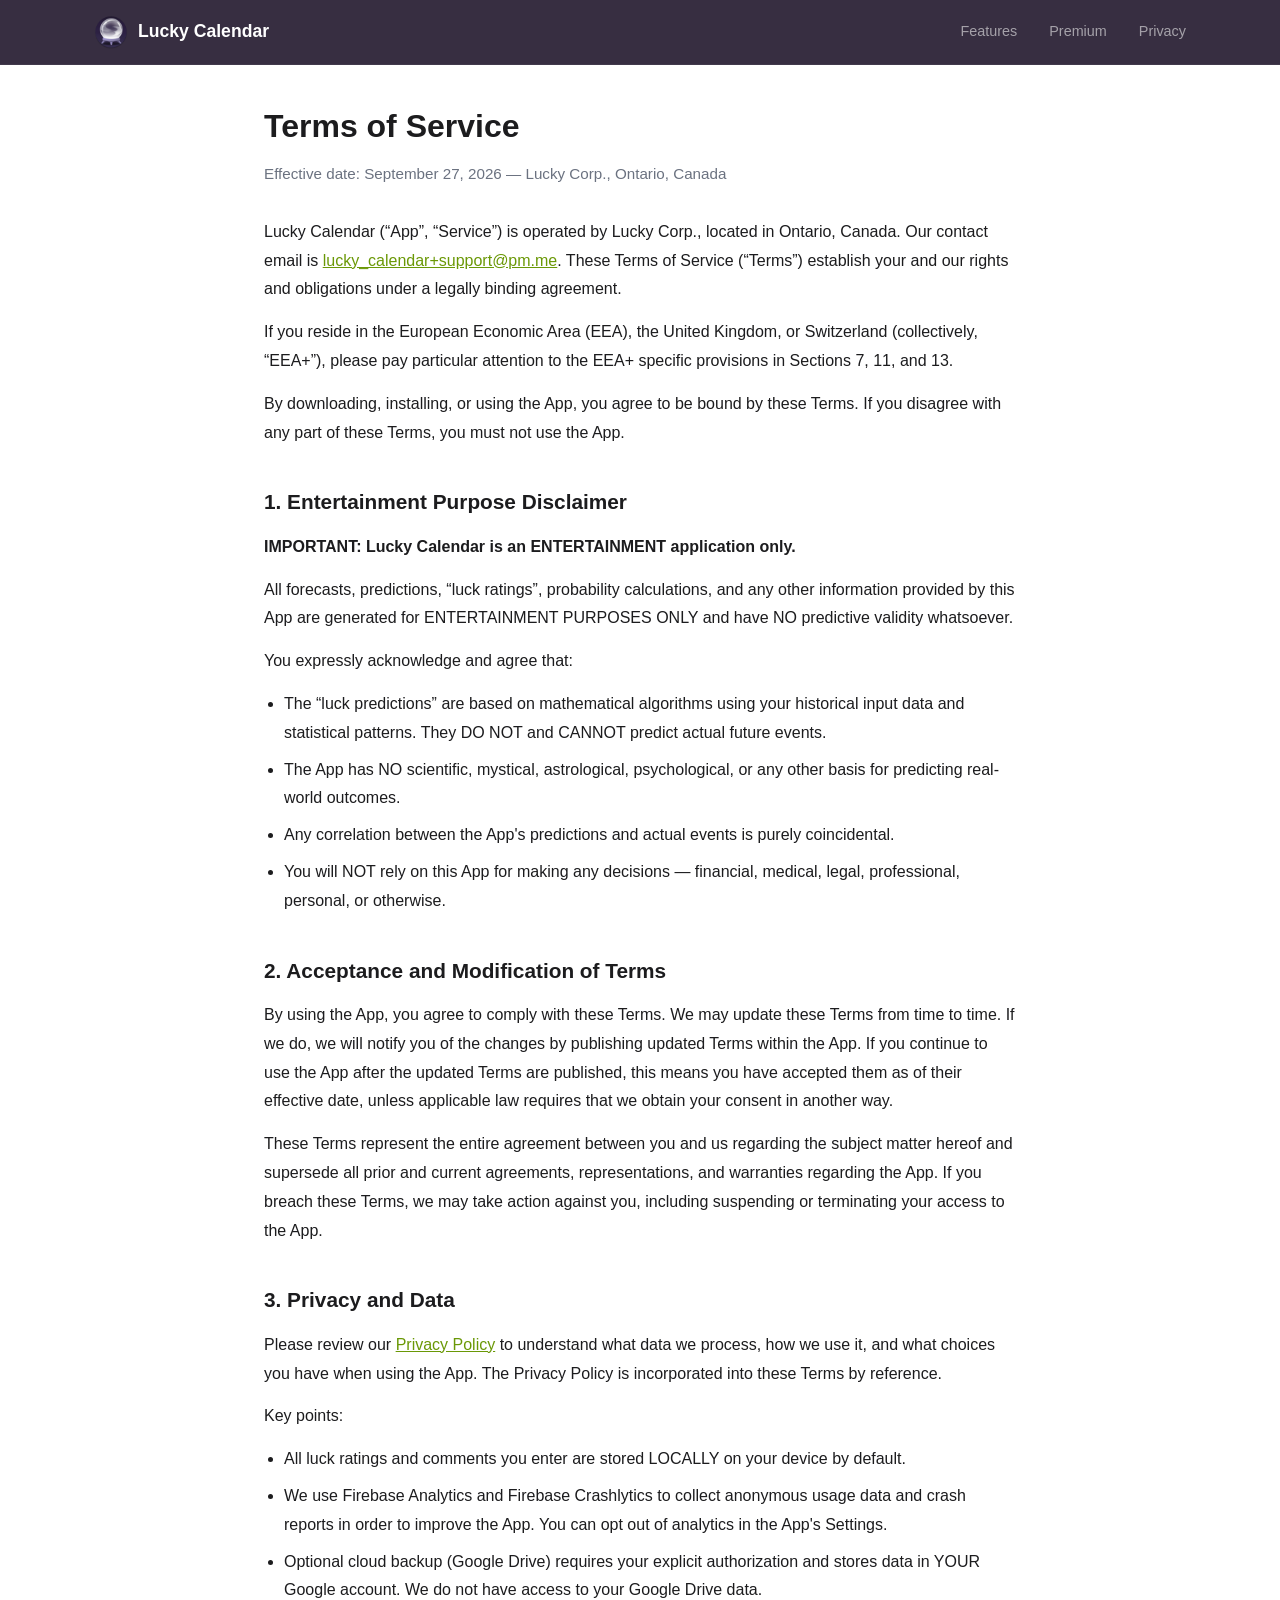
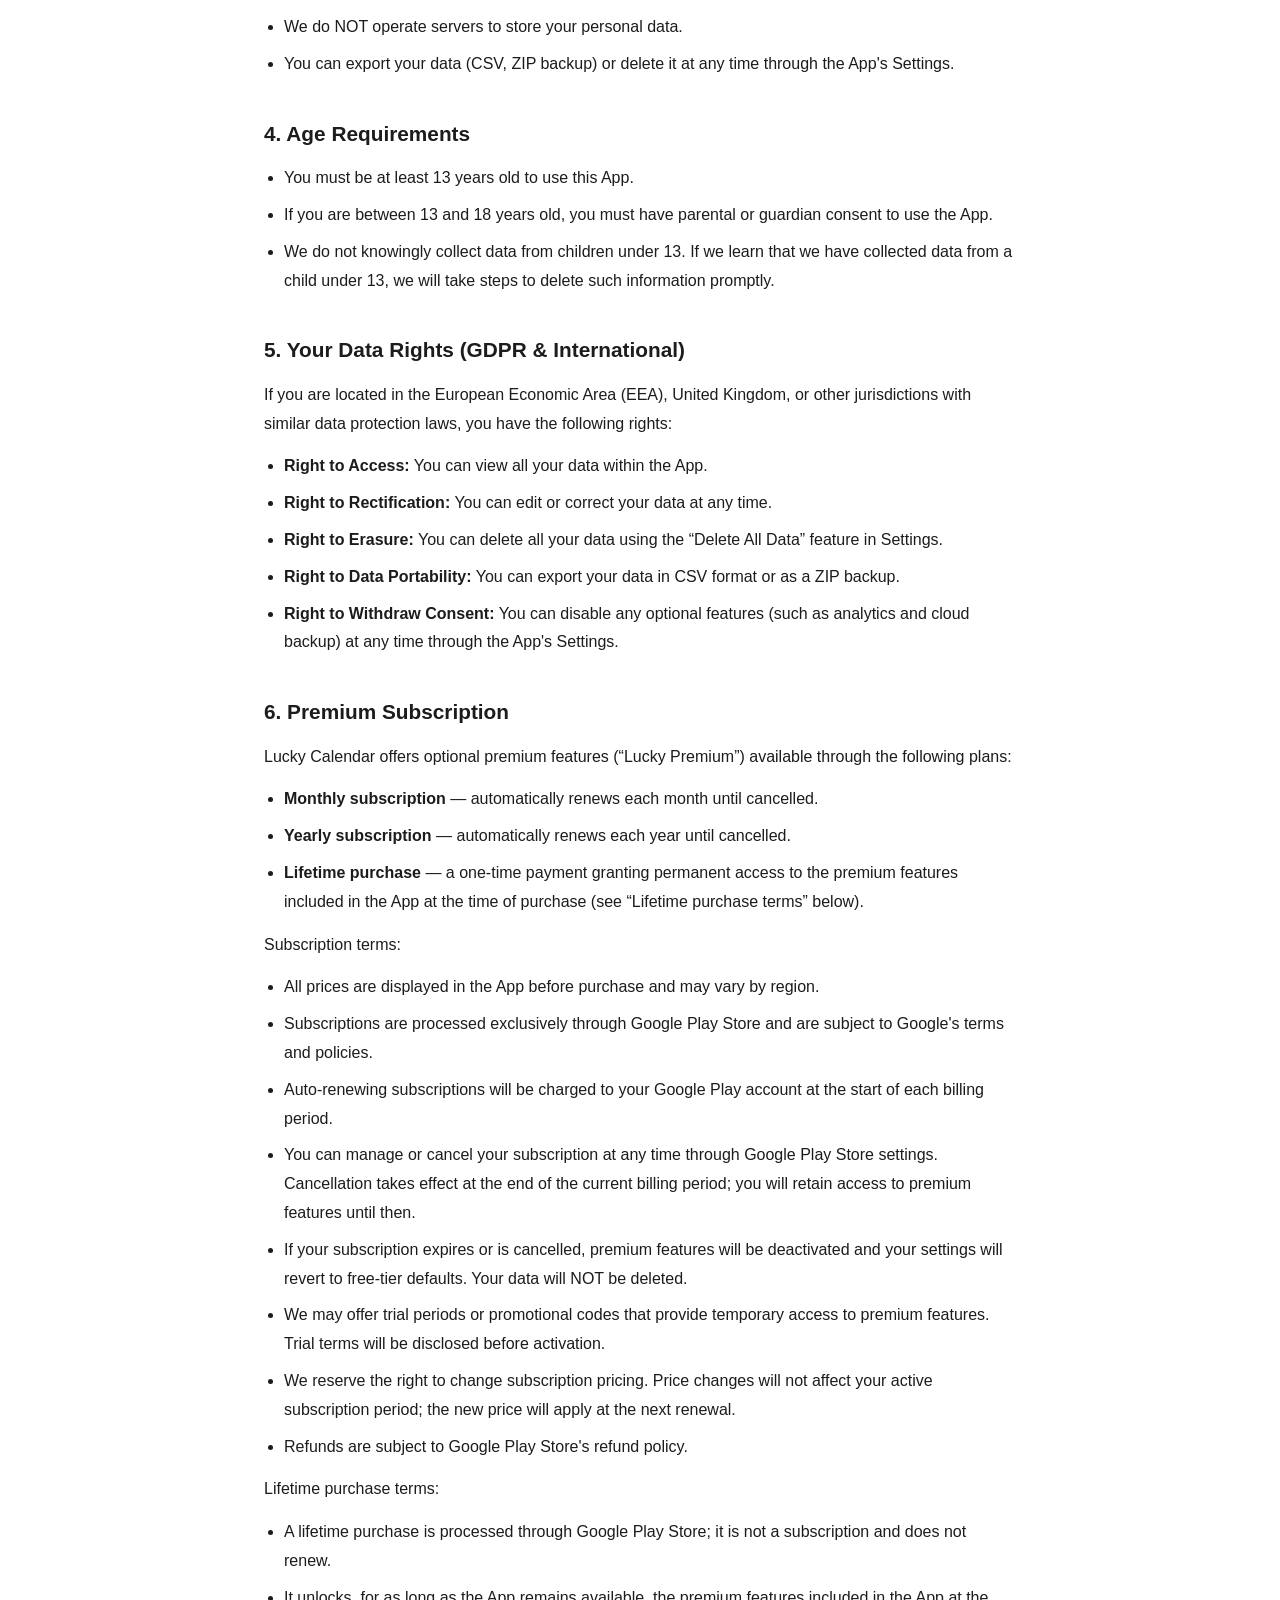
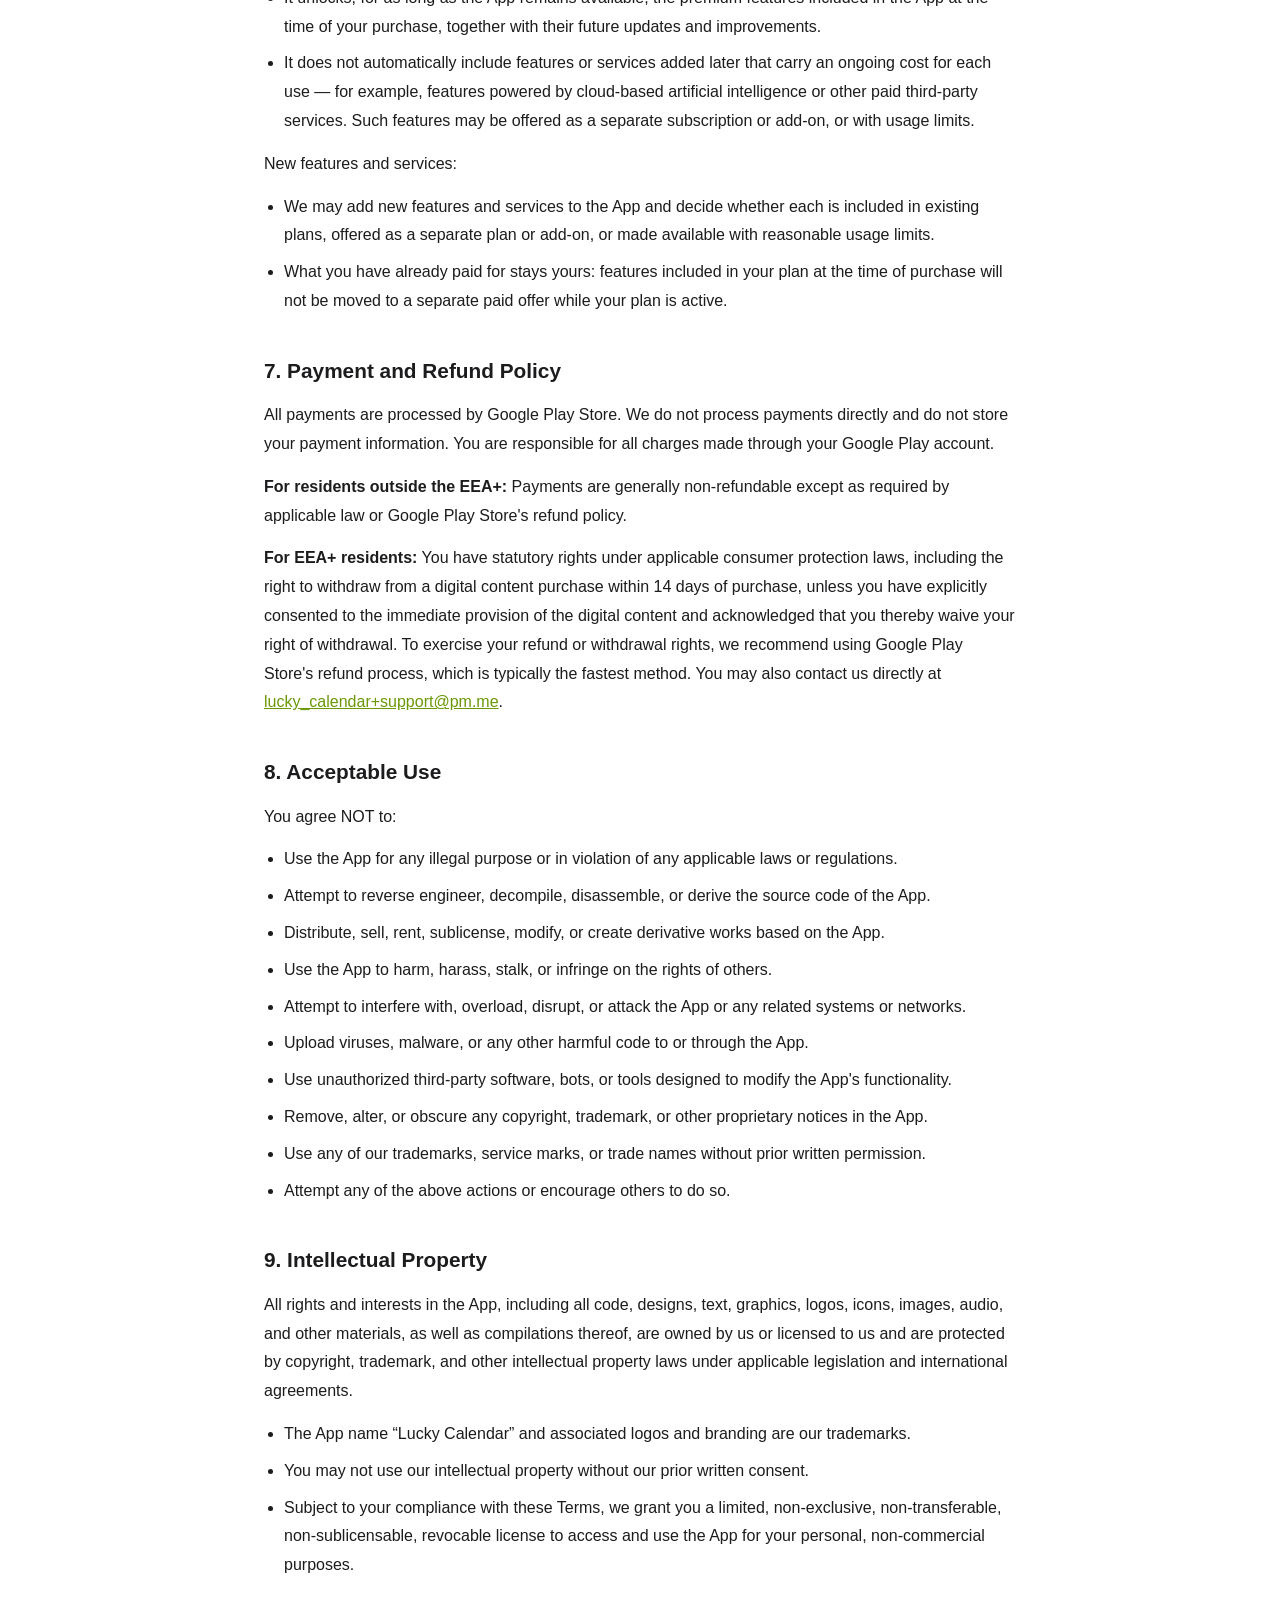
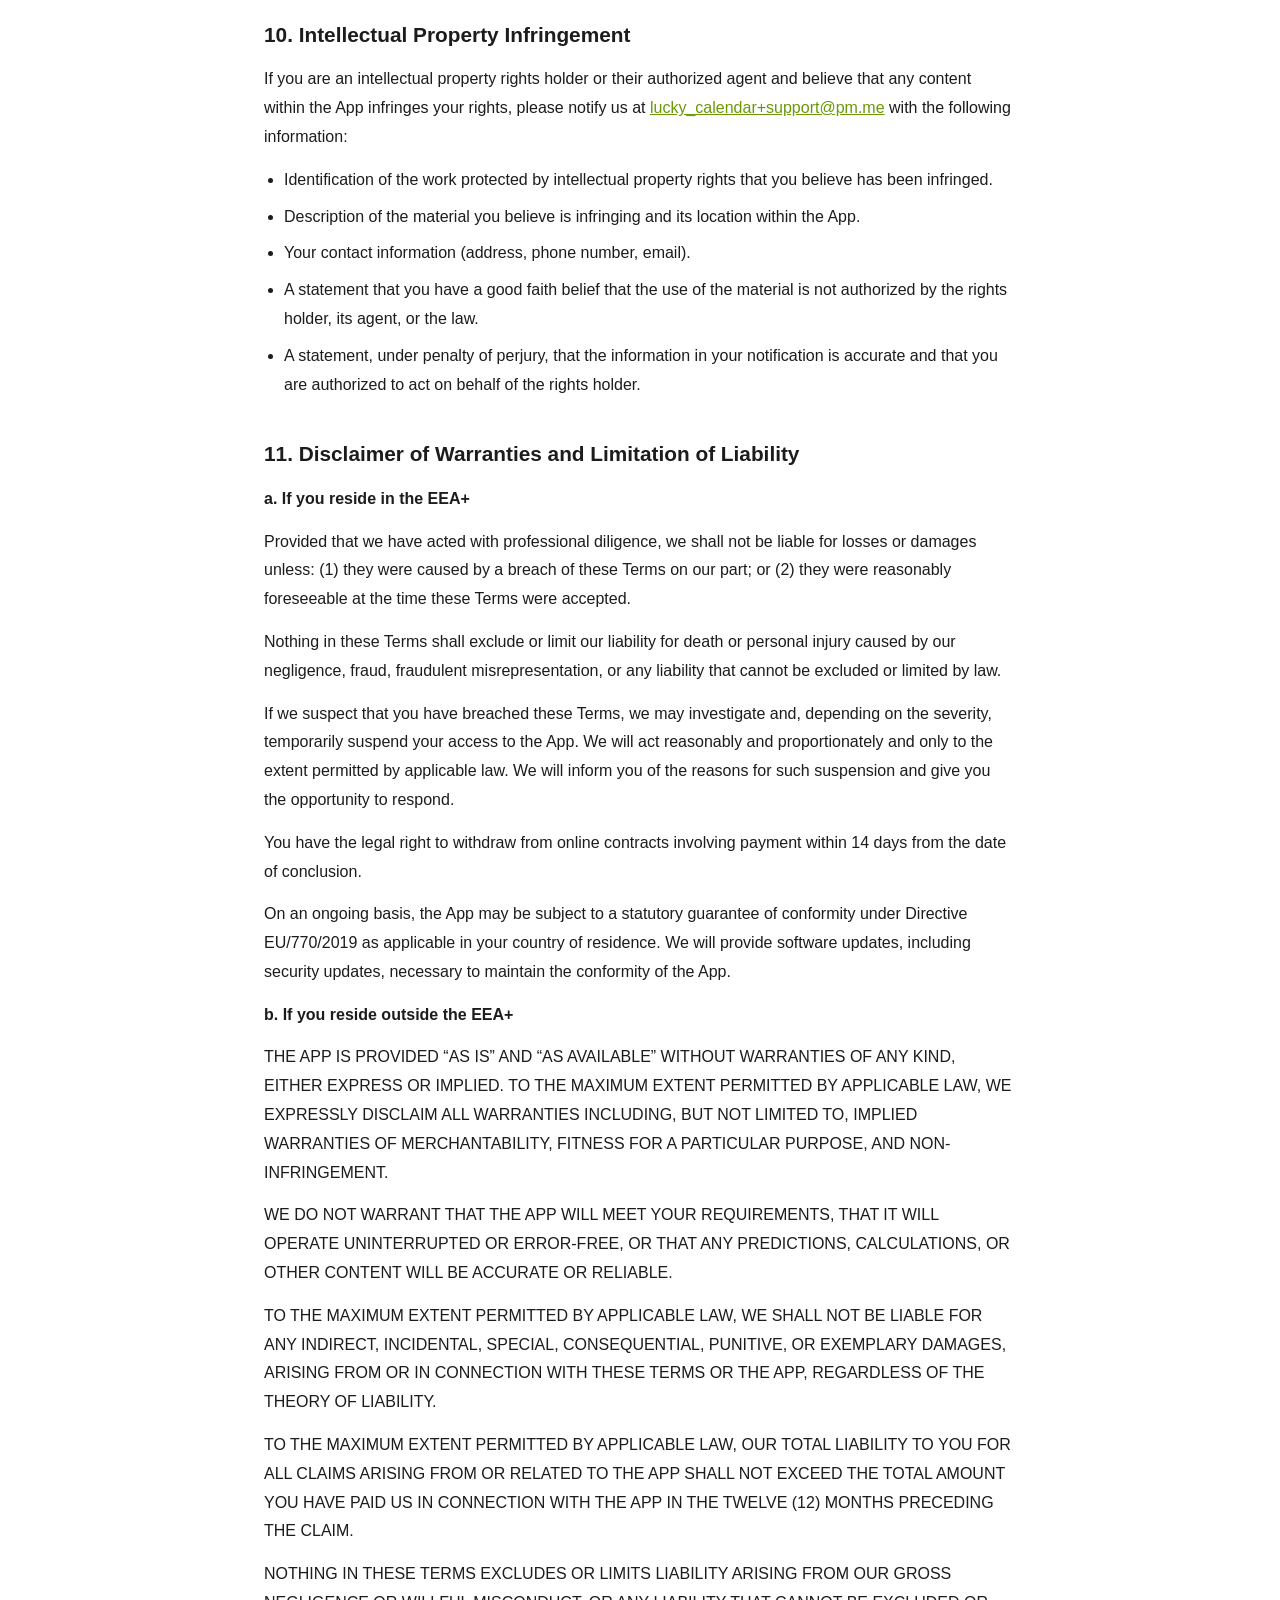
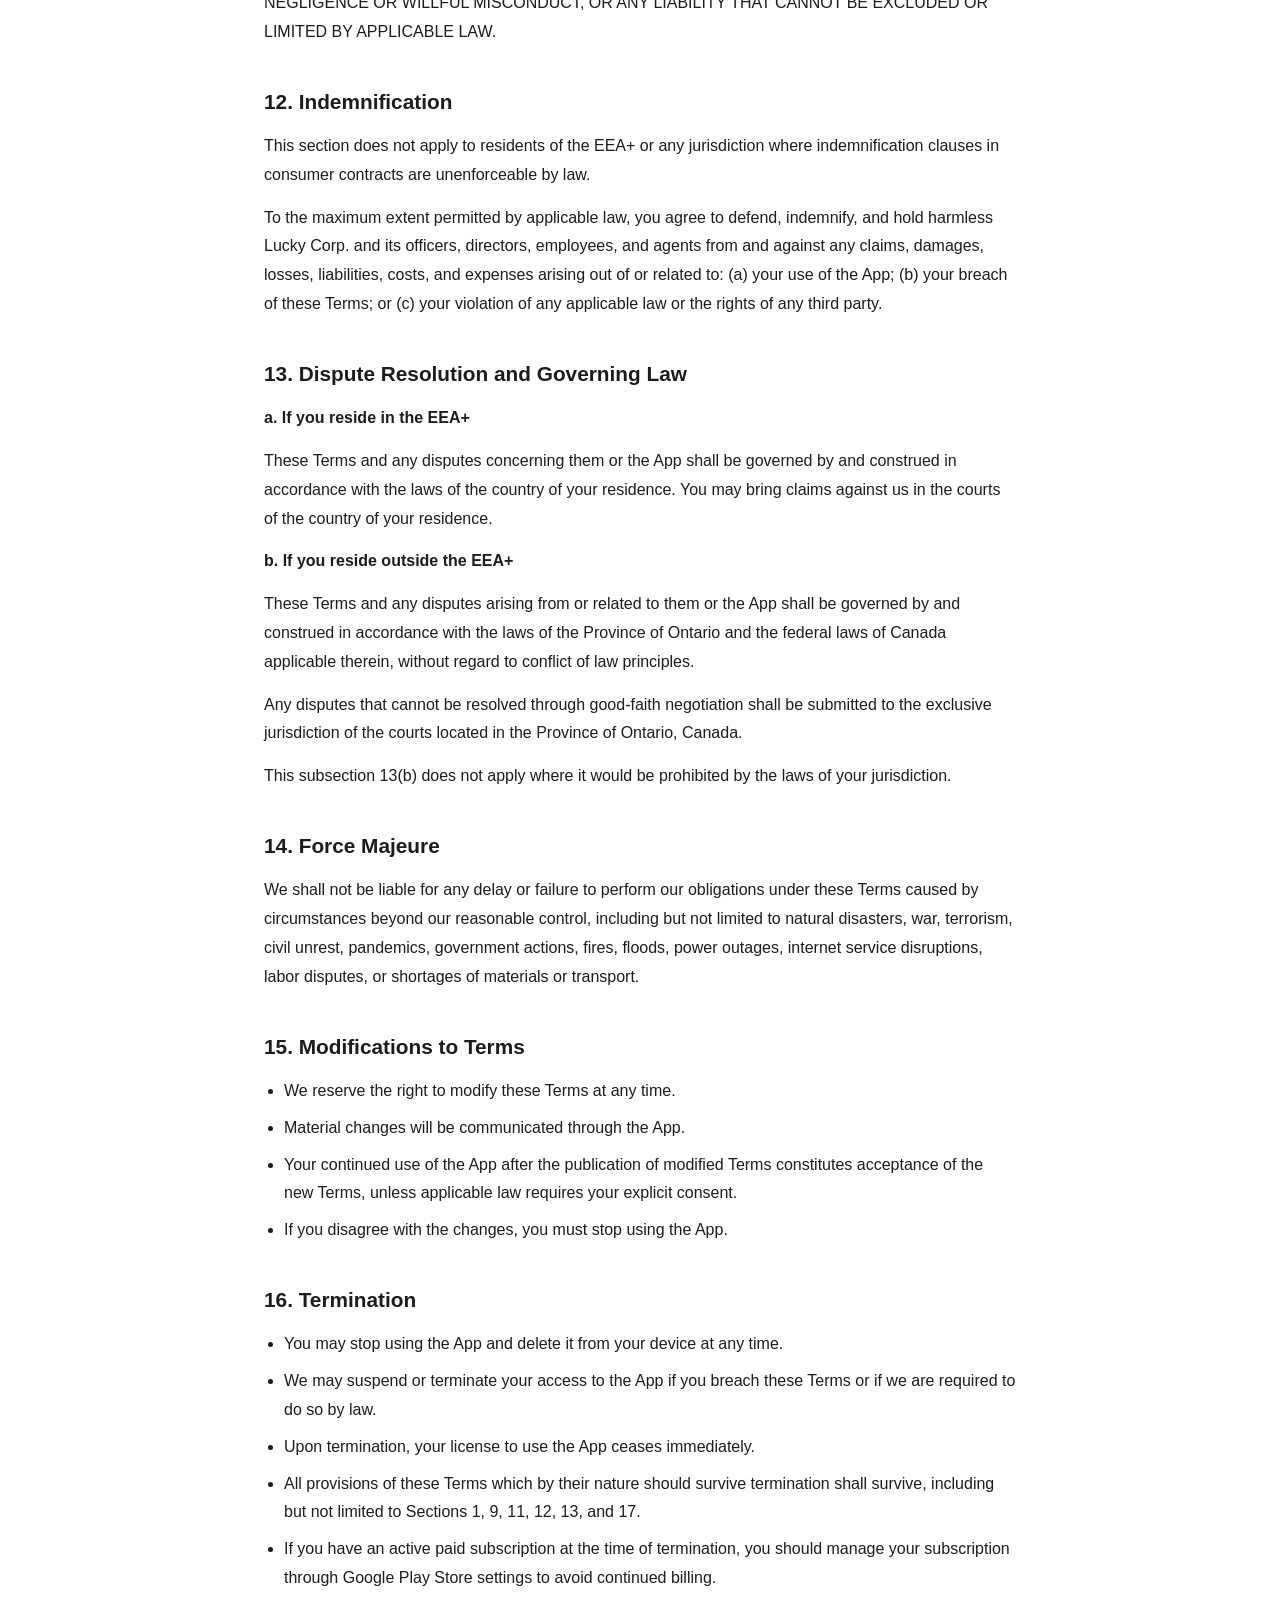
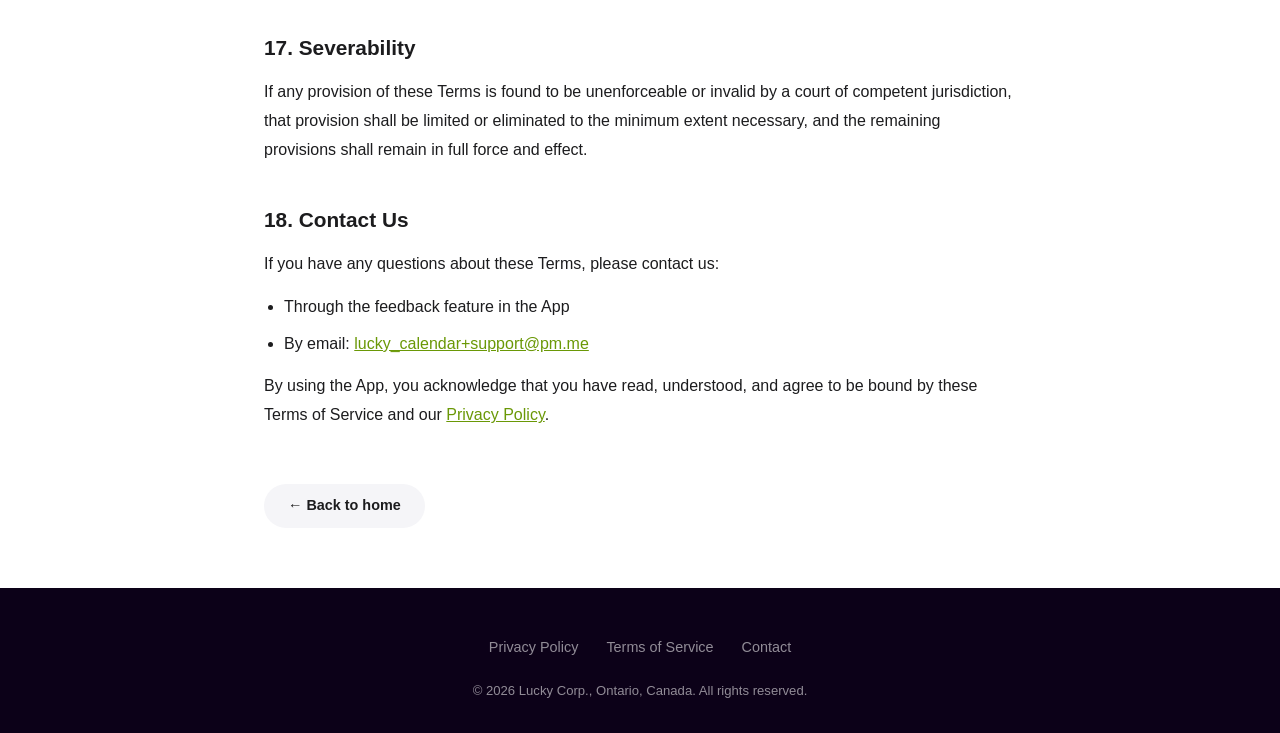
<file: terms.html>
<!DOCTYPE html>
<html lang="en">
<head>
    <meta charset="UTF-8">
    <meta name="viewport" content="width=device-width, initial-scale=1.0">
    <title>Terms of Service — Lucky Calendar</title>
    <meta name="description" content="Terms of Service for Lucky Calendar app.">
    <meta name="theme-color" content="#1A0A2E">
    <link rel="icon" href="img/favicon.webp" type="image/webp">
    <link rel="stylesheet" href="style.css">
</head>
<body>

<nav class="nav">
    <div class="container">
        <a href="index.html" class="nav-brand">
            <img src="img/logo.webp" alt="Lucky Calendar" width="34" height="34">
            Lucky Calendar
        </a>
        <div class="nav-links">
            <a href="index.html#features">Features</a>
            <a href="index.html#premium">Premium</a>
            <a href="privacy.html">Privacy</a>
        </div>
        <button class="nav-toggle" id="navToggle" aria-label="Menu"><span></span></button>
    </div>
</nav>

<main class="legal-page">
    <h1>Terms of Service</h1>
    <p class="effective">Effective date: September 27, 2026 &mdash; Lucky Corp., Ontario, Canada</p>

    <div class="legal-content">
        <p>Lucky Calendar (&ldquo;App&rdquo;, &ldquo;Service&rdquo;) is operated by Lucky Corp., located in Ontario, Canada. Our contact email is <a href="mailto:lucky_calendar+support@pm.me">lucky_calendar+support@pm.me</a>. These Terms of Service (&ldquo;Terms&rdquo;) establish your and our rights and obligations under a legally binding agreement.</p>

        <p>If you reside in the European Economic Area (EEA), the United Kingdom, or Switzerland (collectively, &ldquo;EEA+&rdquo;), please pay particular attention to the EEA+ specific provisions in Sections 7, 11, and 13.</p>

        <p>By downloading, installing, or using the App, you agree to be bound by these Terms. If you disagree with any part of these Terms, you must not use the App.</p>

        <h2>1. Entertainment Purpose Disclaimer</h2>

        <p><strong>IMPORTANT: Lucky Calendar is an ENTERTAINMENT application only.</strong></p>

        <p>All forecasts, predictions, &ldquo;luck ratings&rdquo;, probability calculations, and any other information provided by this App are generated for ENTERTAINMENT PURPOSES ONLY and have NO predictive validity whatsoever.</p>

        <p>You expressly acknowledge and agree that:</p>
        <ul>
            <li>The &ldquo;luck predictions&rdquo; are based on mathematical algorithms using your historical input data and statistical patterns. They DO NOT and CANNOT predict actual future events.</li>
            <li>The App has NO scientific, mystical, astrological, psychological, or any other basis for predicting real-world outcomes.</li>
            <li>Any correlation between the App's predictions and actual events is purely coincidental.</li>
            <li>You will NOT rely on this App for making any decisions &mdash; financial, medical, legal, professional, personal, or otherwise.</li>
        </ul>

        <h2>2. Acceptance and Modification of Terms</h2>

        <p>By using the App, you agree to comply with these Terms. We may update these Terms from time to time. If we do, we will notify you of the changes by publishing updated Terms within the App. If you continue to use the App after the updated Terms are published, this means you have accepted them as of their effective date, unless applicable law requires that we obtain your consent in another way.</p>

        <p>These Terms represent the entire agreement between you and us regarding the subject matter hereof and supersede all prior and current agreements, representations, and warranties regarding the App. If you breach these Terms, we may take action against you, including suspending or terminating your access to the App.</p>

        <h2>3. Privacy and Data</h2>

        <p>Please review our <a href="privacy.html">Privacy Policy</a> to understand what data we process, how we use it, and what choices you have when using the App. The Privacy Policy is incorporated into these Terms by reference.</p>

        <p>Key points:</p>
        <ul>
            <li>All luck ratings and comments you enter are stored LOCALLY on your device by default.</li>
            <li>We use Firebase Analytics and Firebase Crashlytics to collect anonymous usage data and crash reports in order to improve the App. You can opt out of analytics in the App's Settings.</li>
            <li>Optional cloud backup (Google Drive) requires your explicit authorization and stores data in YOUR Google account. We do not have access to your Google Drive data.</li>
            <li>We do NOT operate servers to store your personal data.</li>
            <li>You can export your data (CSV, ZIP backup) or delete it at any time through the App's Settings.</li>
        </ul>

        <h2>4. Age Requirements</h2>
        <ul>
            <li>You must be at least 13 years old to use this App.</li>
            <li>If you are between 13 and 18 years old, you must have parental or guardian consent to use the App.</li>
            <li>We do not knowingly collect data from children under 13. If we learn that we have collected data from a child under 13, we will take steps to delete such information promptly.</li>
        </ul>

        <h2>5. Your Data Rights (GDPR &amp; International)</h2>

        <p>If you are located in the European Economic Area (EEA), United Kingdom, or other jurisdictions with similar data protection laws, you have the following rights:</p>
        <ul>
            <li><strong>Right to Access:</strong> You can view all your data within the App.</li>
            <li><strong>Right to Rectification:</strong> You can edit or correct your data at any time.</li>
            <li><strong>Right to Erasure:</strong> You can delete all your data using the &ldquo;Delete All Data&rdquo; feature in Settings.</li>
            <li><strong>Right to Data Portability:</strong> You can export your data in CSV format or as a ZIP backup.</li>
            <li><strong>Right to Withdraw Consent:</strong> You can disable any optional features (such as analytics and cloud backup) at any time through the App's Settings.</li>
        </ul>

        <h2>6. Premium Subscription</h2>

        <p>Lucky Calendar offers optional premium features (&ldquo;Lucky Premium&rdquo;) available through the following plans:</p>
        <ul>
            <li><strong>Monthly subscription</strong> &mdash; automatically renews each month until cancelled.</li>
            <li><strong>Yearly subscription</strong> &mdash; automatically renews each year until cancelled.</li>
            <li><strong>Lifetime purchase</strong> &mdash; a one-time payment granting permanent access to the premium features included in the App at the time of purchase (see &ldquo;Lifetime purchase terms&rdquo; below).</li>
        </ul>

        <p>Subscription terms:</p>
        <ul>
            <li>All prices are displayed in the App before purchase and may vary by region.</li>
            <li>Subscriptions are processed exclusively through Google Play Store and are subject to Google's terms and policies.</li>
            <li>Auto-renewing subscriptions will be charged to your Google Play account at the start of each billing period.</li>
            <li>You can manage or cancel your subscription at any time through Google Play Store settings. Cancellation takes effect at the end of the current billing period; you will retain access to premium features until then.</li>
            <li>If your subscription expires or is cancelled, premium features will be deactivated and your settings will revert to free-tier defaults. Your data will NOT be deleted.</li>
            <li>We may offer trial periods or promotional codes that provide temporary access to premium features. Trial terms will be disclosed before activation.</li>
            <li>We reserve the right to change subscription pricing. Price changes will not affect your active subscription period; the new price will apply at the next renewal.</li>
            <li>Refunds are subject to Google Play Store's refund policy.</li>
        </ul>

        <p>Lifetime purchase terms:</p>
        <ul>
            <li>A lifetime purchase is processed through Google Play Store; it is not a subscription and does not renew.</li>
            <li>It unlocks, for as long as the App remains available, the premium features included in the App at the time of your purchase, together with their future updates and improvements.</li>
            <li>It does not automatically include features or services added later that carry an ongoing cost for each use &mdash; for example, features powered by cloud-based artificial intelligence or other paid third-party services. Such features may be offered as a separate subscription or add-on, or with usage limits.</li>
        </ul>

        <p>New features and services:</p>
        <ul>
            <li>We may add new features and services to the App and decide whether each is included in existing plans, offered as a separate plan or add-on, or made available with reasonable usage limits.</li>
            <li>What you have already paid for stays yours: features included in your plan at the time of purchase will not be moved to a separate paid offer while your plan is active.</li>
        </ul>

        <h2>7. Payment and Refund Policy</h2>

        <p>All payments are processed by Google Play Store. We do not process payments directly and do not store your payment information. You are responsible for all charges made through your Google Play account.</p>

        <p><strong>For residents outside the EEA+:</strong> Payments are generally non-refundable except as required by applicable law or Google Play Store's refund policy.</p>

        <p><strong>For EEA+ residents:</strong> You have statutory rights under applicable consumer protection laws, including the right to withdraw from a digital content purchase within 14 days of purchase, unless you have explicitly consented to the immediate provision of the digital content and acknowledged that you thereby waive your right of withdrawal. To exercise your refund or withdrawal rights, we recommend using Google Play Store's refund process, which is typically the fastest method. You may also contact us directly at <a href="mailto:lucky_calendar+support@pm.me">lucky_calendar+support@pm.me</a>.</p>

        <h2>8. Acceptable Use</h2>

        <p>You agree NOT to:</p>
        <ul>
            <li>Use the App for any illegal purpose or in violation of any applicable laws or regulations.</li>
            <li>Attempt to reverse engineer, decompile, disassemble, or derive the source code of the App.</li>
            <li>Distribute, sell, rent, sublicense, modify, or create derivative works based on the App.</li>
            <li>Use the App to harm, harass, stalk, or infringe on the rights of others.</li>
            <li>Attempt to interfere with, overload, disrupt, or attack the App or any related systems or networks.</li>
            <li>Upload viruses, malware, or any other harmful code to or through the App.</li>
            <li>Use unauthorized third-party software, bots, or tools designed to modify the App's functionality.</li>
            <li>Remove, alter, or obscure any copyright, trademark, or other proprietary notices in the App.</li>
            <li>Use any of our trademarks, service marks, or trade names without prior written permission.</li>
            <li>Attempt any of the above actions or encourage others to do so.</li>
        </ul>

        <h2>9. Intellectual Property</h2>

        <p>All rights and interests in the App, including all code, designs, text, graphics, logos, icons, images, audio, and other materials, as well as compilations thereof, are owned by us or licensed to us and are protected by copyright, trademark, and other intellectual property laws under applicable legislation and international agreements.</p>
        <ul>
            <li>The App name &ldquo;Lucky Calendar&rdquo; and associated logos and branding are our trademarks.</li>
            <li>You may not use our intellectual property without our prior written consent.</li>
            <li>Subject to your compliance with these Terms, we grant you a limited, non-exclusive, non-transferable, non-sublicensable, revocable license to access and use the App for your personal, non-commercial purposes.</li>
        </ul>

        <h2>10. Intellectual Property Infringement</h2>

        <p>If you are an intellectual property rights holder or their authorized agent and believe that any content within the App infringes your rights, please notify us at <a href="mailto:lucky_calendar+support@pm.me">lucky_calendar+support@pm.me</a> with the following information:</p>
        <ul>
            <li>Identification of the work protected by intellectual property rights that you believe has been infringed.</li>
            <li>Description of the material you believe is infringing and its location within the App.</li>
            <li>Your contact information (address, phone number, email).</li>
            <li>A statement that you have a good faith belief that the use of the material is not authorized by the rights holder, its agent, or the law.</li>
            <li>A statement, under penalty of perjury, that the information in your notification is accurate and that you are authorized to act on behalf of the rights holder.</li>
        </ul>

        <h2>11. Disclaimer of Warranties and Limitation of Liability</h2>

        <p><strong>a. If you reside in the EEA+</strong></p>

        <p>Provided that we have acted with professional diligence, we shall not be liable for losses or damages unless: (1) they were caused by a breach of these Terms on our part; or (2) they were reasonably foreseeable at the time these Terms were accepted.</p>

        <p>Nothing in these Terms shall exclude or limit our liability for death or personal injury caused by our negligence, fraud, fraudulent misrepresentation, or any liability that cannot be excluded or limited by law.</p>

        <p>If we suspect that you have breached these Terms, we may investigate and, depending on the severity, temporarily suspend your access to the App. We will act reasonably and proportionately and only to the extent permitted by applicable law. We will inform you of the reasons for such suspension and give you the opportunity to respond.</p>

        <p>You have the legal right to withdraw from online contracts involving payment within 14 days from the date of conclusion.</p>

        <p>On an ongoing basis, the App may be subject to a statutory guarantee of conformity under Directive EU/770/2019 as applicable in your country of residence. We will provide software updates, including security updates, necessary to maintain the conformity of the App.</p>

        <p><strong>b. If you reside outside the EEA+</strong></p>

        <p>THE APP IS PROVIDED &ldquo;AS IS&rdquo; AND &ldquo;AS AVAILABLE&rdquo; WITHOUT WARRANTIES OF ANY KIND, EITHER EXPRESS OR IMPLIED. TO THE MAXIMUM EXTENT PERMITTED BY APPLICABLE LAW, WE EXPRESSLY DISCLAIM ALL WARRANTIES INCLUDING, BUT NOT LIMITED TO, IMPLIED WARRANTIES OF MERCHANTABILITY, FITNESS FOR A PARTICULAR PURPOSE, AND NON-INFRINGEMENT.</p>

        <p>WE DO NOT WARRANT THAT THE APP WILL MEET YOUR REQUIREMENTS, THAT IT WILL OPERATE UNINTERRUPTED OR ERROR-FREE, OR THAT ANY PREDICTIONS, CALCULATIONS, OR OTHER CONTENT WILL BE ACCURATE OR RELIABLE.</p>

        <p>TO THE MAXIMUM EXTENT PERMITTED BY APPLICABLE LAW, WE SHALL NOT BE LIABLE FOR ANY INDIRECT, INCIDENTAL, SPECIAL, CONSEQUENTIAL, PUNITIVE, OR EXEMPLARY DAMAGES, ARISING FROM OR IN CONNECTION WITH THESE TERMS OR THE APP, REGARDLESS OF THE THEORY OF LIABILITY.</p>

        <p>TO THE MAXIMUM EXTENT PERMITTED BY APPLICABLE LAW, OUR TOTAL LIABILITY TO YOU FOR ALL CLAIMS ARISING FROM OR RELATED TO THE APP SHALL NOT EXCEED THE TOTAL AMOUNT YOU HAVE PAID US IN CONNECTION WITH THE APP IN THE TWELVE (12) MONTHS PRECEDING THE CLAIM.</p>

        <p>NOTHING IN THESE TERMS EXCLUDES OR LIMITS LIABILITY ARISING FROM OUR GROSS NEGLIGENCE OR WILLFUL MISCONDUCT, OR ANY LIABILITY THAT CANNOT BE EXCLUDED OR LIMITED BY APPLICABLE LAW.</p>

        <h2>12. Indemnification</h2>

        <p>This section does not apply to residents of the EEA+ or any jurisdiction where indemnification clauses in consumer contracts are unenforceable by law.</p>

        <p>To the maximum extent permitted by applicable law, you agree to defend, indemnify, and hold harmless Lucky Corp. and its officers, directors, employees, and agents from and against any claims, damages, losses, liabilities, costs, and expenses arising out of or related to: (a) your use of the App; (b) your breach of these Terms; or (c) your violation of any applicable law or the rights of any third party.</p>

        <h2>13. Dispute Resolution and Governing Law</h2>

        <p><strong>a. If you reside in the EEA+</strong></p>
        <p>These Terms and any disputes concerning them or the App shall be governed by and construed in accordance with the laws of the country of your residence. You may bring claims against us in the courts of the country of your residence.</p>

        <p><strong>b. If you reside outside the EEA+</strong></p>
        <p>These Terms and any disputes arising from or related to them or the App shall be governed by and construed in accordance with the laws of the Province of Ontario and the federal laws of Canada applicable therein, without regard to conflict of law principles.</p>
        <p>Any disputes that cannot be resolved through good-faith negotiation shall be submitted to the exclusive jurisdiction of the courts located in the Province of Ontario, Canada.</p>
        <p>This subsection 13(b) does not apply where it would be prohibited by the laws of your jurisdiction.</p>

        <h2>14. Force Majeure</h2>

        <p>We shall not be liable for any delay or failure to perform our obligations under these Terms caused by circumstances beyond our reasonable control, including but not limited to natural disasters, war, terrorism, civil unrest, pandemics, government actions, fires, floods, power outages, internet service disruptions, labor disputes, or shortages of materials or transport.</p>

        <h2>15. Modifications to Terms</h2>
        <ul>
            <li>We reserve the right to modify these Terms at any time.</li>
            <li>Material changes will be communicated through the App.</li>
            <li>Your continued use of the App after the publication of modified Terms constitutes acceptance of the new Terms, unless applicable law requires your explicit consent.</li>
            <li>If you disagree with the changes, you must stop using the App.</li>
        </ul>

        <h2>16. Termination</h2>
        <ul>
            <li>You may stop using the App and delete it from your device at any time.</li>
            <li>We may suspend or terminate your access to the App if you breach these Terms or if we are required to do so by law.</li>
            <li>Upon termination, your license to use the App ceases immediately.</li>
            <li>All provisions of these Terms which by their nature should survive termination shall survive, including but not limited to Sections 1, 9, 11, 12, 13, and 17.</li>
            <li>If you have an active paid subscription at the time of termination, you should manage your subscription through Google Play Store settings to avoid continued billing.</li>
        </ul>

        <h2>17. Severability</h2>

        <p>If any provision of these Terms is found to be unenforceable or invalid by a court of competent jurisdiction, that provision shall be limited or eliminated to the minimum extent necessary, and the remaining provisions shall remain in full force and effect.</p>

        <h2>18. Contact Us</h2>

        <p>If you have any questions about these Terms, please contact us:</p>
        <ul>
            <li>Through the feedback feature in the App</li>
            <li>By email: <a href="mailto:lucky_calendar+support@pm.me">lucky_calendar+support@pm.me</a></li>
        </ul>

        <p>By using the App, you acknowledge that you have read, understood, and agree to be bound by these Terms of Service and our <a href="privacy.html">Privacy Policy</a>.</p>
    </div>

    <a href="index.html" class="legal-back">&larr; Back to home</a>
</main>

<footer class="footer">
    <div class="container">
        <div class="footer-links">
            <a href="privacy.html">Privacy Policy</a>
            <a href="terms.html">Terms of Service</a>
            <a href="mailto:lucky_calendar+support@pm.me">Contact</a>
        </div>
        <p class="footer-copy">&copy; 2026 Lucky Corp., Ontario, Canada. All rights reserved.</p>
    </div>
</footer>

<script>
document.getElementById('navToggle').addEventListener('click', function() {
    document.querySelector('.nav-links').classList.toggle('open');
});
</script>
</body>
</html>
</file>
<file: style.css>
:root {
    --green: #7FB407;
    --green-light: #8FCE00;
    --green-dark: #6A9806;
    --green-glow: rgba(127, 180, 7, 0.25);
    --purple-deep: #0C0118;
    --purple-dark: #1A0A2E;
    --purple-mid: #2D1B4E;
    --purple-light: #5a4a6e;
    --bg-light: #F5F5F8;
    --white: #FFFFFF;
    --text-dark: #1C1C1E;
    --text-secondary: #6B7280;
    --text-on-dark: rgba(255, 255, 255, 0.92);
    --text-on-dark-dim: rgba(255, 255, 255, 0.55);
    --luck-1: #EE5449;
    --luck-2: #F98178;
    --luck-3: #78909C;
    --luck-4: #6B9805;
    --luck-5: #8FCE00;
    --radius: 16px;
    --radius-sm: 10px;
    --shadow: 0 4px 6px -1px rgba(0,0,0,.08), 0 2px 4px -2px rgba(0,0,0,.06);
    --shadow-lg: 0 10px 25px -5px rgba(0,0,0,.1), 0 8px 10px -6px rgba(0,0,0,.08);
    --transition: .3s ease;
    --max-w: 1140px;
}

*, *::before, *::after { box-sizing: border-box; margin: 0; padding: 0; }
html { scroll-behavior: smooth; -webkit-text-size-adjust: 100%; }
body {
    font-family: -apple-system, BlinkMacSystemFont, 'Segoe UI', Roboto, 'Helvetica Neue', Arial, sans-serif;
    line-height: 1.65; color: var(--text-dark); background: var(--white);
    overflow-x: hidden;
}
img { max-width: 100%; display: block; }
a { color: inherit; text-decoration: none; }
ul { list-style: none; }

.container { max-width: var(--max-w); margin: 0 auto; padding: 0 24px; }

/* ---- Nav ---- */
.nav {
    position: fixed; top: 0; left: 0; right: 0; z-index: 100;
    background: rgba(12, 1, 24, .82);
    backdrop-filter: blur(16px); -webkit-backdrop-filter: blur(16px);
    border-bottom: 1px solid rgba(255,255,255,.06);
    transition: background var(--transition);
}
.nav .container {
    display: flex; align-items: center; justify-content: space-between;
    height: 64px;
}
.nav-brand {
    display: flex; align-items: center; gap: 10px;
    font-weight: 700; font-size: 1.1rem; color: var(--white);
}
.nav-brand img { width: 34px; height: 34px; border-radius: 8px; }
.nav-links { display: flex; gap: 32px; }
.nav-links a {
    color: var(--text-on-dark-dim); font-size: .9rem; font-weight: 500;
    transition: color var(--transition);
}
.nav-links a:hover { color: var(--green-light); }
.nav-toggle {
    display: none; background: none; border: none; cursor: pointer;
    width: 28px; height: 20px; position: relative;
}
.nav-toggle span,
.nav-toggle::before,
.nav-toggle::after {
    content: ''; display: block; width: 100%; height: 2px;
    background: var(--white); border-radius: 2px;
    position: absolute; left: 0; transition: var(--transition);
}
.nav-toggle span { top: 50%; transform: translateY(-50%); }
.nav-toggle::before { top: 0; }
.nav-toggle::after { bottom: 0; }

/* ---- Hero ---- */
.hero {
    min-height: 100vh; display: flex; align-items: center; justify-content: center;
    text-align: center; padding: 120px 24px 80px;
    background: linear-gradient(160deg, var(--purple-deep) 0%, var(--purple-dark) 35%, var(--purple-mid) 70%, var(--purple-light) 100%);
    position: relative; overflow: hidden;
}
.hero::before {
    content: ''; position: absolute; width: 500px; height: 500px;
    background: radial-gradient(circle, var(--green-glow) 0%, transparent 70%);
    top: 30%; left: 50%; transform: translate(-50%, -50%);
    pointer-events: none; animation: glow-pulse 6s ease-in-out infinite;
}
.hero-content { position: relative; z-index: 1; max-width: 680px; }
.hero-logo {
    width: 120px; height: 120px; margin: 0 auto 28px;
    border-radius: 28px;
    box-shadow: 0 0 60px var(--green-glow), 0 8px 32px rgba(0,0,0,.3);
    animation: logo-float 5s ease-in-out infinite;
}
.hero h1 {
    font-size: clamp(2.2rem, 5vw, 3.4rem); font-weight: 800;
    color: var(--white); line-height: 1.15; margin-bottom: 8px;
    letter-spacing: -0.02em;
}
.hero h1 span { color: var(--green-light); }
.hero-tagline {
    font-size: clamp(1.05rem, 2.5vw, 1.3rem); font-weight: 500;
    color: var(--green-light); margin-bottom: 16px;
}
.hero-sub {
    font-size: 1.05rem; color: var(--text-on-dark-dim);
    max-width: 520px; margin: 0 auto 36px; line-height: 1.7;
}
.hero-cta {
    display: inline-flex; align-items: center; gap: 10px;
    background: var(--green); color: var(--white);
    padding: 14px 32px; border-radius: 50px;
    font-weight: 600; font-size: 1.05rem;
    transition: transform var(--transition), box-shadow var(--transition);
    box-shadow: 0 4px 20px rgba(127, 180, 7, .35);
}
.hero-cta:hover { transform: translateY(-2px); box-shadow: 0 6px 28px rgba(127, 180, 7, .45); }
/* Значок Google Play 26px: аккуратному значку из Simple Icons 33px оказалось много, а при
   прежних 22px мелковато. Цвет — белый, как у текста кнопки. Сам значок — в index.html. */
.hero-cta svg { width: 26px; height: 26px; }

/* ---- Section common ---- */
.section { padding: 100px 24px; }
.section-dark {
    background: linear-gradient(170deg, var(--purple-dark), var(--purple-mid));
    color: var(--text-on-dark);
}
.section-light { background: var(--bg-light); }
.section-white { background: var(--white); }
.section-title {
    font-size: clamp(1.7rem, 4vw, 2.4rem); font-weight: 800;
    text-align: center; margin-bottom: 12px; letter-spacing: -0.01em;
}
.section-subtitle {
    text-align: center; max-width: 560px; margin: 0 auto 56px;
    font-size: 1.05rem; line-height: 1.7;
}
.section-dark .section-subtitle { color: var(--text-on-dark-dim); }
.section-light .section-subtitle,
.section-white .section-subtitle { color: var(--text-secondary); }

/* ---- Features ---- */
.features-grid {
    display: grid; grid-template-columns: repeat(auto-fit, minmax(260px, 1fr));
    gap: 20px; max-width: 960px; margin: 0 auto;
}
.feature-card {
    background: var(--white); border-radius: var(--radius); padding: 32px 28px;
    box-shadow: var(--shadow); transition: transform var(--transition), box-shadow var(--transition);
    border: 1px solid rgba(0,0,0,.04);
    /* Значок и заголовок — в одной строке (заголовок по центру значка), описание под ними на
       всю ширину. align-content: start — чтобы в карточке, растянутой по соседу в ряду,
       лишняя высота уходила вниз, а не раздвигала строку со значком. */
    display: grid; grid-template-columns: auto 1fr; column-gap: 16px;
    align-items: center; align-content: start;
}
.feature-card:hover { transform: translateY(-4px); box-shadow: var(--shadow-lg); }
.feature-icon {
    width: 48px; height: 48px; border-radius: 12px;
    display: flex; align-items: center; justify-content: center;
    background: linear-gradient(135deg, var(--green), var(--green-light));
    color: var(--white); font-size: 1.3rem;
}
.feature-icon svg { width: 24px; height: 24px; stroke: var(--white); fill: none; stroke-width: 2; stroke-linecap: round; stroke-linejoin: round; }
.feature-card h3 { font-size: 1.1rem; font-weight: 700; }
.feature-card p { grid-column: 1 / -1; margin-top: 18px; font-size: .92rem; color: var(--text-secondary); line-height: 1.6; }

/* ---- How it works ---- */
.steps { display: flex; gap: 32px; max-width: 900px; margin: 0 auto; }
.step {
    flex: 1; text-align: center; position: relative; padding: 0 12px;
}
.step-num {
    width: 56px; height: 56px; border-radius: 50%; margin: 0 auto 20px;
    display: flex; align-items: center; justify-content: center;
    font-size: 1.4rem; font-weight: 800;
    background: var(--green); color: var(--white);
    box-shadow: 0 0 30px var(--green-glow);
}
.step h3 { font-size: 1.15rem; font-weight: 700; margin-bottom: 8px; color: var(--white); }
.step p { font-size: .95rem; color: var(--text-on-dark-dim); line-height: 1.6; }
.step + .step::before {
    content: ''; position: absolute; top: 28px; right: 100%; width: 32px; height: 2px;
    background: rgba(255,255,255,.15);
}

/* ---- Luck scale ---- */
.luck-scale {
    display: flex; gap: 12px; justify-content: center; flex-wrap: wrap;
    max-width: 700px; margin: 0 auto;
}
.luck-item {
    flex: 1; min-width: 110px; text-align: center; padding: 24px 16px;
    border-radius: var(--radius); background: var(--white);
    box-shadow: var(--shadow); transition: transform var(--transition);
}
.luck-item:hover { transform: translateY(-3px); }
.luck-dot {
    width: 44px; height: 44px; border-radius: 50%; margin: 0 auto 12px;
    display: flex; align-items: center; justify-content: center;
    font-weight: 800; color: var(--white); font-size: 1.1rem;
}
.luck-item:nth-child(1) .luck-dot { background: var(--luck-1); }
.luck-item:nth-child(2) .luck-dot { background: var(--luck-2); }
.luck-item:nth-child(3) .luck-dot { background: var(--luck-3); }
.luck-item:nth-child(4) .luck-dot { background: var(--luck-4); }
.luck-item:nth-child(5) .luck-dot { background: var(--luck-5); }
.luck-label { font-size: .82rem; color: var(--text-secondary); font-weight: 500; }

/* ---- Premium ---- */
.premium-card {
    max-width: 720px; margin: 0 auto; border-radius: var(--radius);
    background: linear-gradient(135deg, var(--purple-dark), var(--purple-mid));
    padding: 52px 48px; color: var(--white); position: relative; overflow: hidden;
}
.premium-card::before {
    content: ''; position: absolute; top: -60px; right: -60px;
    width: 200px; height: 200px;
    background: radial-gradient(circle, var(--green-glow), transparent 70%);
    pointer-events: none;
}
.premium-card h3 {
    font-size: 1.6rem; font-weight: 800; margin-bottom: 8px;
    display: flex; align-items: center; gap: 10px;
}
.premium-badge {
    display: inline-block; background: var(--green); color: var(--white);
    font-size: .7rem; font-weight: 700; padding: 3px 10px;
    border-radius: 50px; text-transform: uppercase; letter-spacing: .05em;
}
.premium-card > p { color: var(--text-on-dark-dim); margin-bottom: 28px; font-size: 1rem; }
.premium-list { display: grid; grid-template-columns: 1fr 1fr; gap: 14px 24px; margin-bottom: 32px; }
.premium-list li {
    display: flex; align-items: center; gap: 10px;
    font-size: .95rem; color: var(--text-on-dark);
}
.premium-list li::before {
    content: ''; display: inline-block; width: 20px; height: 20px; flex-shrink: 0;
    border-radius: 50%; background: var(--green);
    background-image: url("data:image/svg+xml,%3Csvg viewBox='0 0 16 16' fill='white' xmlns='http://www.w3.org/2000/svg'%3E%3Cpath d='M6.5 11.5L3 8l1-1 2.5 2.5 5-5 1 1z'/%3E%3C/svg%3E");
    background-size: 14px; background-position: center; background-repeat: no-repeat;
}
.premium-plans {
    display: flex; gap: 12px; flex-wrap: wrap;
}
.premium-plan {
    flex: 1; min-width: 140px; text-align: center;
    padding: 16px; border-radius: var(--radius-sm);
    border: 1px solid rgba(255,255,255,.12);
    background: rgba(255,255,255,.05); transition: border-color var(--transition);
}
.premium-plan:hover { border-color: var(--green); }
.premium-plan strong { display: block; font-size: 1rem; margin-bottom: 2px; }
.premium-plan span { font-size: .82rem; color: var(--text-on-dark-dim); }

/* ---- Privacy highlight ---- */
.privacy-highlights {
    display: grid; grid-template-columns: repeat(auto-fit, minmax(240px, 1fr));
    gap: 24px; max-width: 800px; margin: 0 auto;
}
.privacy-item {
    text-align: center; padding: 28px 20px;
}
.privacy-item svg {
    width: 40px; height: 40px; margin: 0 auto 14px; display: block;
    stroke: var(--green); fill: none; stroke-width: 1.5; stroke-linecap: round; stroke-linejoin: round;
}
.privacy-item h4 { font-size: 1rem; font-weight: 700; margin-bottom: 6px; }
.privacy-item p { font-size: .9rem; color: var(--text-secondary); }

/* ---- Languages ---- */
.lang-bar {
    display: flex; flex-wrap: wrap; justify-content: center; gap: 10px;
    max-width: 700px; margin: 0 auto;
}
.lang-tag {
    padding: 8px 18px; border-radius: 50px; font-size: .85rem; font-weight: 500;
    background: rgba(255,255,255,.08); color: var(--text-on-dark-dim);
    border: 1px solid rgba(255,255,255,.08);
}

/* ---- Footer ---- */
.footer {
    background: var(--purple-deep); color: var(--text-on-dark-dim);
    padding: 48px 24px 32px; text-align: center;
}
.footer-links { display: flex; justify-content: center; gap: 28px; margin-bottom: 20px; flex-wrap: wrap; }
.footer-links a { font-size: .9rem; transition: color var(--transition); }
.footer-links a:hover { color: var(--green-light); }
.footer-copy { font-size: .82rem; }

/* ---- Legal pages ---- */
.legal-page {
    padding: 100px 24px 60px;
    max-width: 800px; margin: 0 auto;
}
.legal-page h1 {
    font-size: 2rem; font-weight: 800; margin-bottom: 8px;
}
.legal-page .effective { color: var(--text-secondary); margin-bottom: 32px; font-size: .95rem; }
.legal-content { line-height: 1.8; }
.legal-content b, .legal-content strong { font-weight: 700; }
.legal-content p { margin-bottom: 14px; }
.legal-content ul { padding-left: 20px; margin-bottom: 14px; }
.legal-content ul li { margin-bottom: 8px; list-style: disc; }
.legal-content a { color: var(--green-dark); text-decoration: underline; }
.legal-content a:hover { color: var(--green); }
.legal-content h2 {
    font-size: 1.3rem; font-weight: 700; margin: 36px 0 12px;
}
.legal-back {
    display: inline-flex; align-items: center; gap: 6px;
    margin-top: 40px; padding: 10px 24px; border-radius: 50px;
    background: var(--bg-light); font-weight: 600; font-size: .9rem;
    transition: background var(--transition);
}
.legal-back:hover { background: #e8e8ec; }

/* ---- Animations ---- */
@keyframes glow-pulse {
    0%, 100% { opacity: .5; transform: translate(-50%, -50%) scale(1); }
    50%      { opacity: .8; transform: translate(-50%, -50%) scale(1.15); }
}
@keyframes logo-float {
    0%, 100% { transform: translateY(0); }
    50%      { transform: translateY(-10px); }
}

/* ---- Responsive ---- */
@media (max-width: 768px) {
    .nav-links { display: none; }
    .nav-toggle { display: block; }
    .nav-links.open {
        display: flex; flex-direction: column; gap: 0;
        position: absolute; top: 64px; left: 0; right: 0;
        background: rgba(12, 1, 24, .96); padding: 12px 0;
        border-bottom: 1px solid rgba(255,255,255,.06);
    }
    .nav-links.open a { padding: 14px 24px; display: block; }
    .steps { flex-direction: column; gap: 40px; }
    .step + .step::before { display: none; }
    .premium-card { padding: 36px 28px; }
    .premium-list { grid-template-columns: 1fr; }
    .section { padding: 72px 20px; }
    .hero { padding: 100px 20px 60px; }
    .hero-logo { width: 96px; height: 96px; border-radius: 22px; }
    .premium-plans { flex-direction: column; }
}

@media (max-width: 480px) {
    .features-grid { grid-template-columns: 1fr; }
    .luck-scale { flex-direction: column; align-items: center; }
    .luck-item { min-width: 200px; }
}
</file>
